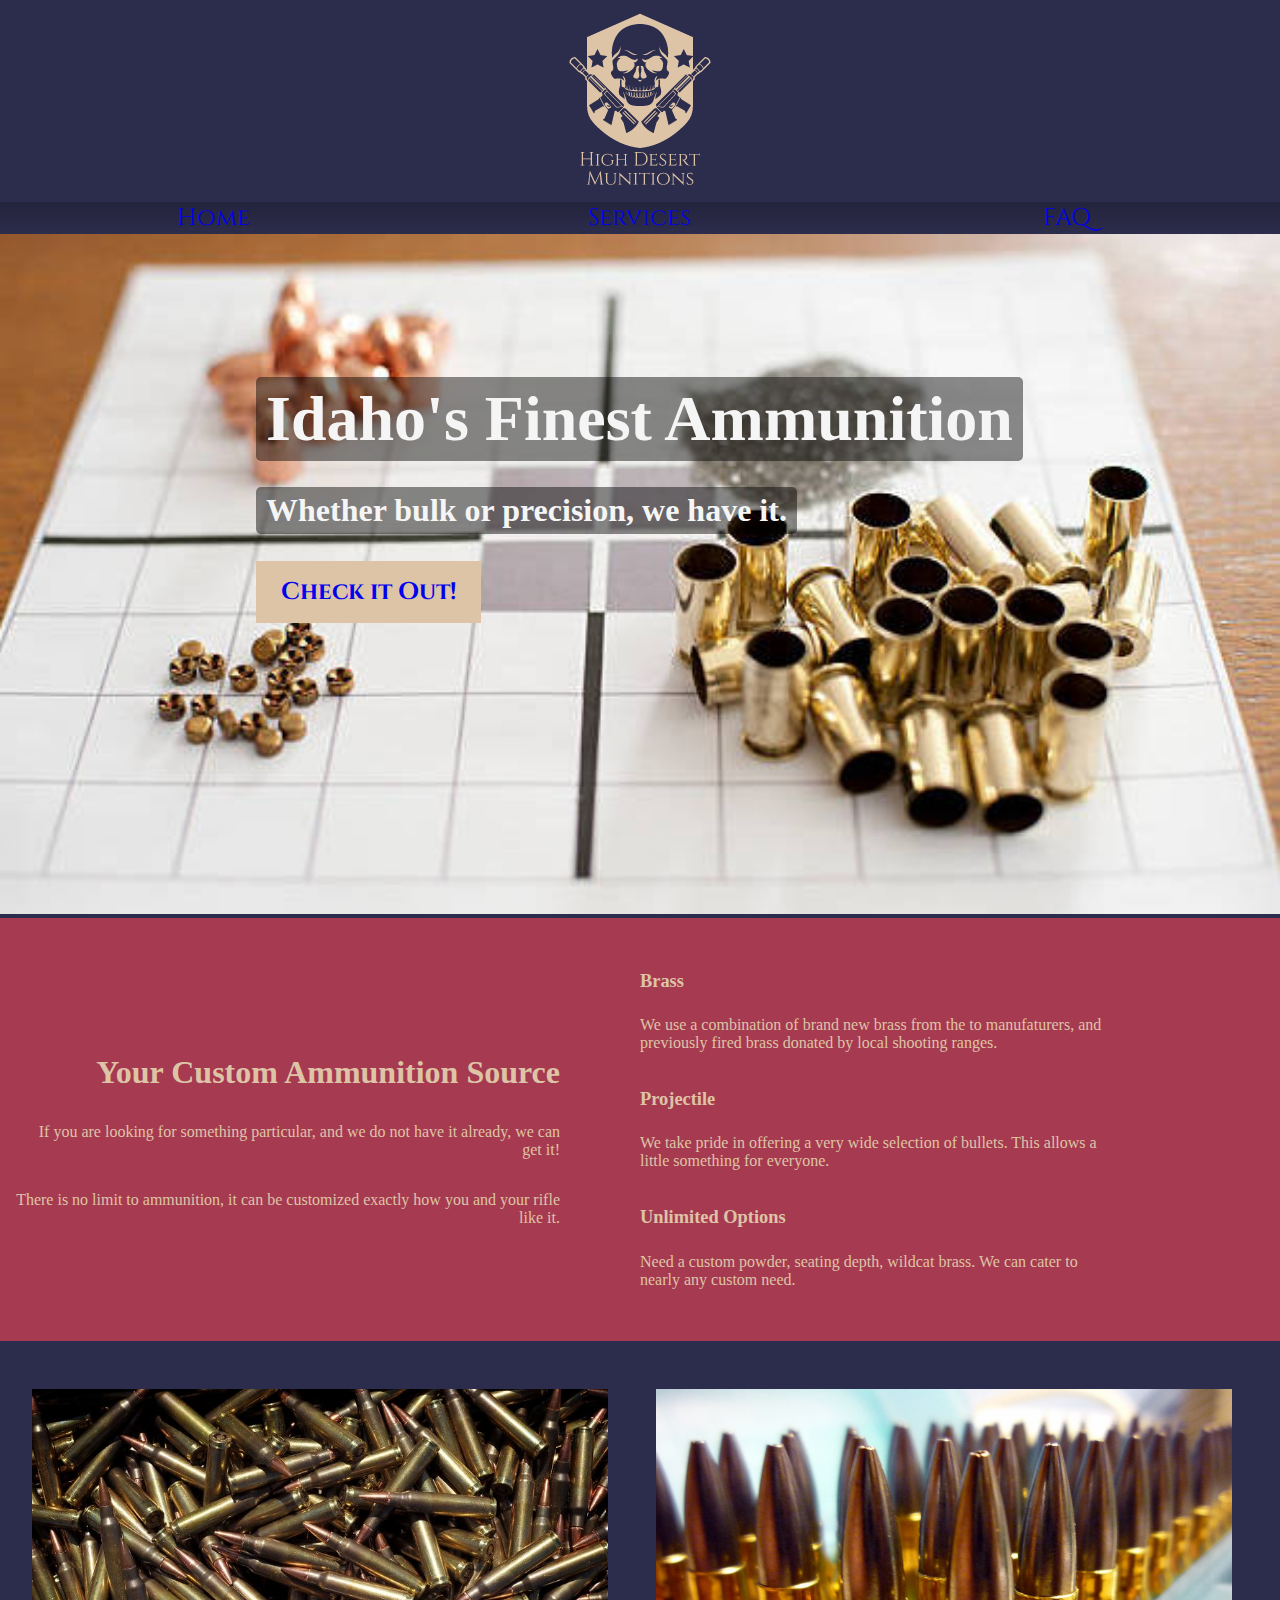
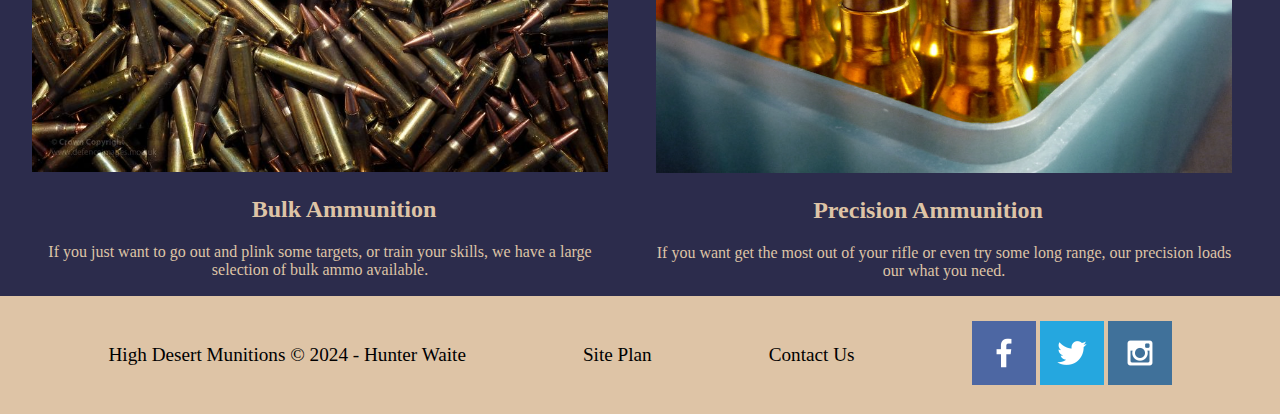
<file: Final Project/index.html>
<!DOCTYPE html>
<html lang="en">
<head>
    <meta charset="UTF-8">
    <meta name="viewport" content="width=device-width, initial-scale=1.0">
    <title>High Desert Munitions</title>
    <link rel="stylesheet" href="styles/styles.css">
    <script src="form.js" defer></script>
</head>
<body>
    <div id="content">
        <header>
            <a href="index.html" id="logo_link">
                <img class="logo" src="images/logo.png" alt="High Desert Munitions Logo">
            </a>
            <nav>
                <a href="index.html">Home</a>
                <a href="services.html">Services</a>
                <a href="faq.html">FAQ</a>
            </nav>
        </header>
        <div id="hero">
            <div id="hero-box">
                <img id="hero-img" src="images/bullet-components.jpg" alt="The components of a 9mm cartridge sitting on a paper target.">
            </div>
            <section id="hero-msg">
                <h1 class="home-title">Idaho's Finest Ammunition</h1>
                <h2>Whether bulk or precision, we have it.</h2>
                <div class="button-box">
                    <button><a href="services.html" type="button">Check it Out!</a></button>
                    <!-- ^^^ I couldn't figure out how to do this properly according to the html validation. Sorry  -->
                </div>
            </section>  
        </div>
        <div id="background"></div>
        <section id="text-box">
            <div class="left-section">
                <h1>Your Custom Ammunition Source</h1>
                    <p>If you are looking for something particular, and we do not have it already, we can get it!</p>
                    <p>There is no limit to ammunition, it can be customized exactly how you and your rifle like it.</p>
            </div>
            <div class="right-section">
                <h4>Brass</h4>
                    <p>We use a combination of brand new brass from the to manufaturers, and previously fired brass donated by local shooting ranges.</p>
                <h4>Projectile</h4>
                    <p>We take pride in offering a very wide selection of bullets. This allows a little something for everyone.</p>
                <h4>Unlimited Options</h4>
                    <p>Need a custom powder, seating depth, wildcat brass. We can cater to nearly any custom need.</p>
            </div>
        </section>
        <main class="home-grid">
            <section class="bulk-card">
                <img class="bulk-img" src="images/pile-of-ammo.jpg" alt="Pile of jumbled rifle ammo.">
                    <h2>Bulk Ammunition</h2>
                    <p>If you just want to go out and plink some targets, or train your skills, we have a large selection of bulk ammo available.</p>
            </section>
            <section class="precision-card">
                <img class="precision-img" src="images/close-up-case-of-ammo.jpg" alt="Blue plastic case of rifle ammunition.">
                    <h2>Precision Ammunition</h2>
                    <p>If you want get the most out of your rifle or even try some long range, our precision loads our what you need.</p>
            </section>
        </main>
        <footer>
            <p>High Desert Munitions &copy; 2024 - Hunter Waite</p>
            <p><a href="siteplan/site-plan.html">Site Plan</a></p>
            <p><a href="faq.html">Contact Us</a></p>
            <div class="social">
                <a href="https://facebook.com" target="_blank">
                    <img src="images/facebook.png" alt="fb icon">
                </a>
                <a href="https://twitter.com" target="_blank">
                    <img src="images/twitter.png" alt="twitter icon">
                </a>
                <a href="https://instagram.com" target="_blank">
                    <img src="images/instagram.png" alt="instagram icon">
                </a>
            </div> 
        </footer>
    </div>
</body>
</html>
</file>
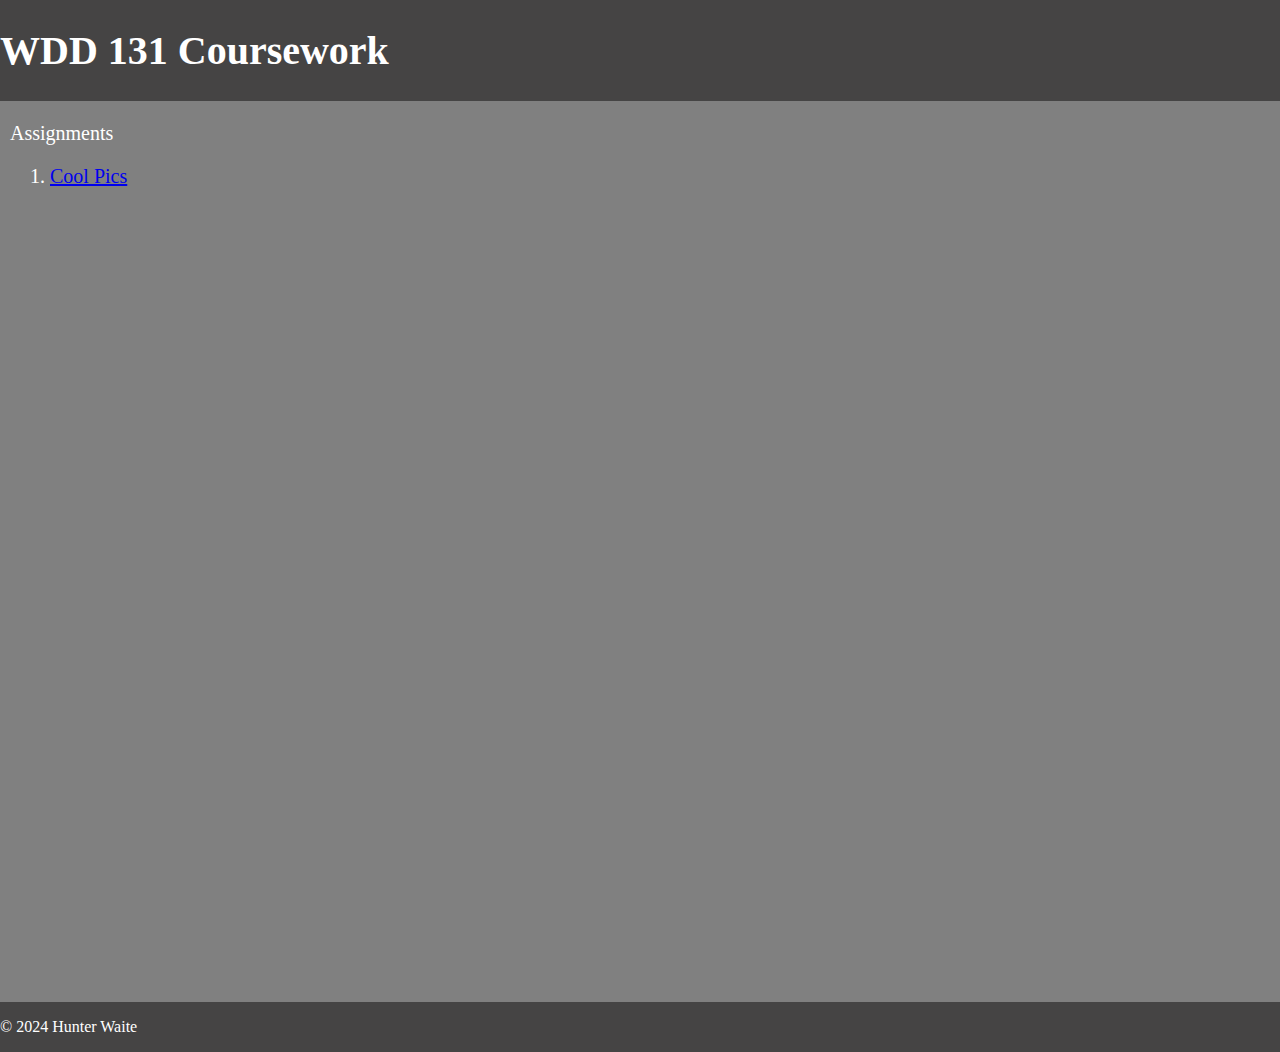
<file: Week 1/index.html>
<!DOCTYPE html>
<html lang="en">
    <head>
        <meta charset="UTF-8">
        <meta name="viewport" content="width=device-width, initial-scale=1.0">
        <title>WDD 131 Coursework</title>
        <meta name="description" content="Landing page for my work in WDD 131 at BYUI.">
        <link rel="stylesheet" href="styles.css">
    </head>
    <body>
        <header>
            <h1>WDD 131 Coursework</h1>
        </header>
        <main>
            <p class="green">Assignments</p>
            <ol>
                <li><a href="Week 2\Cool Pics\index.html">Cool Pics</a></li>
            </ol>
        </main>
        <footer>
            <p>&copy; 2024 Hunter Waite</p>
        </footer>
    </body>
</html>
</file>
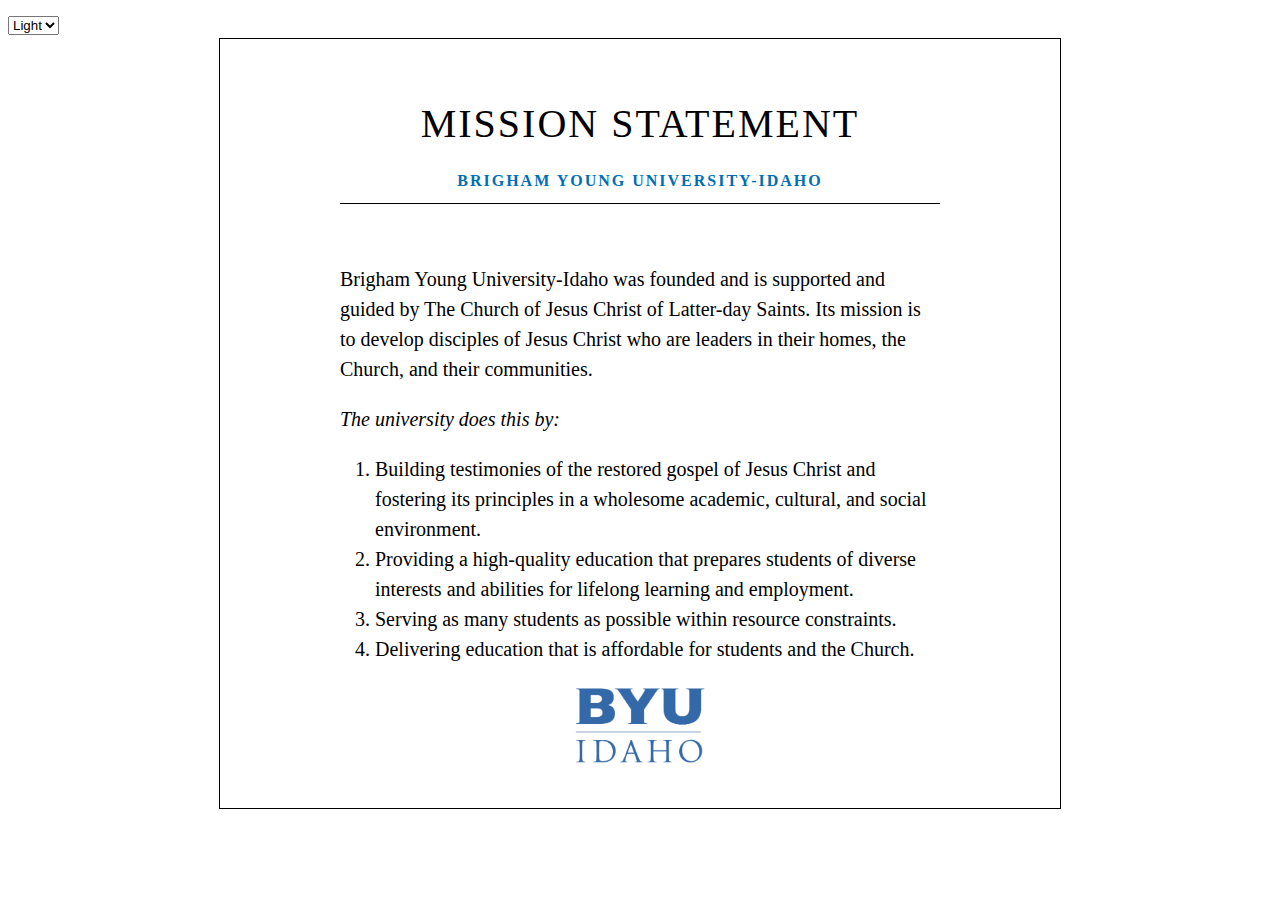
<file: Week 1/mission/index.html>
<!DOCTYPE html>
<html lang="en">
<head>
    <meta charset="UTF-8" />
    <title>BYUI Mission Statement</title>
    <link rel="stylesheet" href="mission.css" />
</head>
<body>
    <select id="theme-selector">
        <option value="light">Light</option>
        <option value="dark">Dark</option>
    </select>
    <div class="content">
        <header class="title">
            <h1>Mission Statement</h1>
            <h2>Brigham Young University-Idaho</h2>
        </header>
        <main>
            <p>
                Brigham Young University-Idaho was founded and is supported and guided
                by The Church of Jesus Christ of Latter-day Saints. Its mission is to
                develop disciples of Jesus Christ who are leaders in their homes, the
                Church, and their communities.
            </p>
            <p><em>The university does this by:</em></p>
            <ol class="does-list">
                <li>
                    Building testimonies of the restored gospel of Jesus Christ and
                    fostering its principles in a wholesome academic, cultural, and
                    social environment.
                </li>
                <li>
                    Providing a high-quality education that prepares students of diverse
                    interests and abilities for lifelong learning and employment.
                </li>
                <li>
                    Serving as many students as possible within resource constraints.
                </li>
                <li>
                    Delivering education that is affordable for students and the Church.
                </li>
            </ol>
        </main>
        <footer>
            <img src="byui-logo_blue.webp" alt="BYUI logo" class="logo" />
        </footer>
    </div>
    <script src="mission.js"></script>
</body>
</html>
</file>
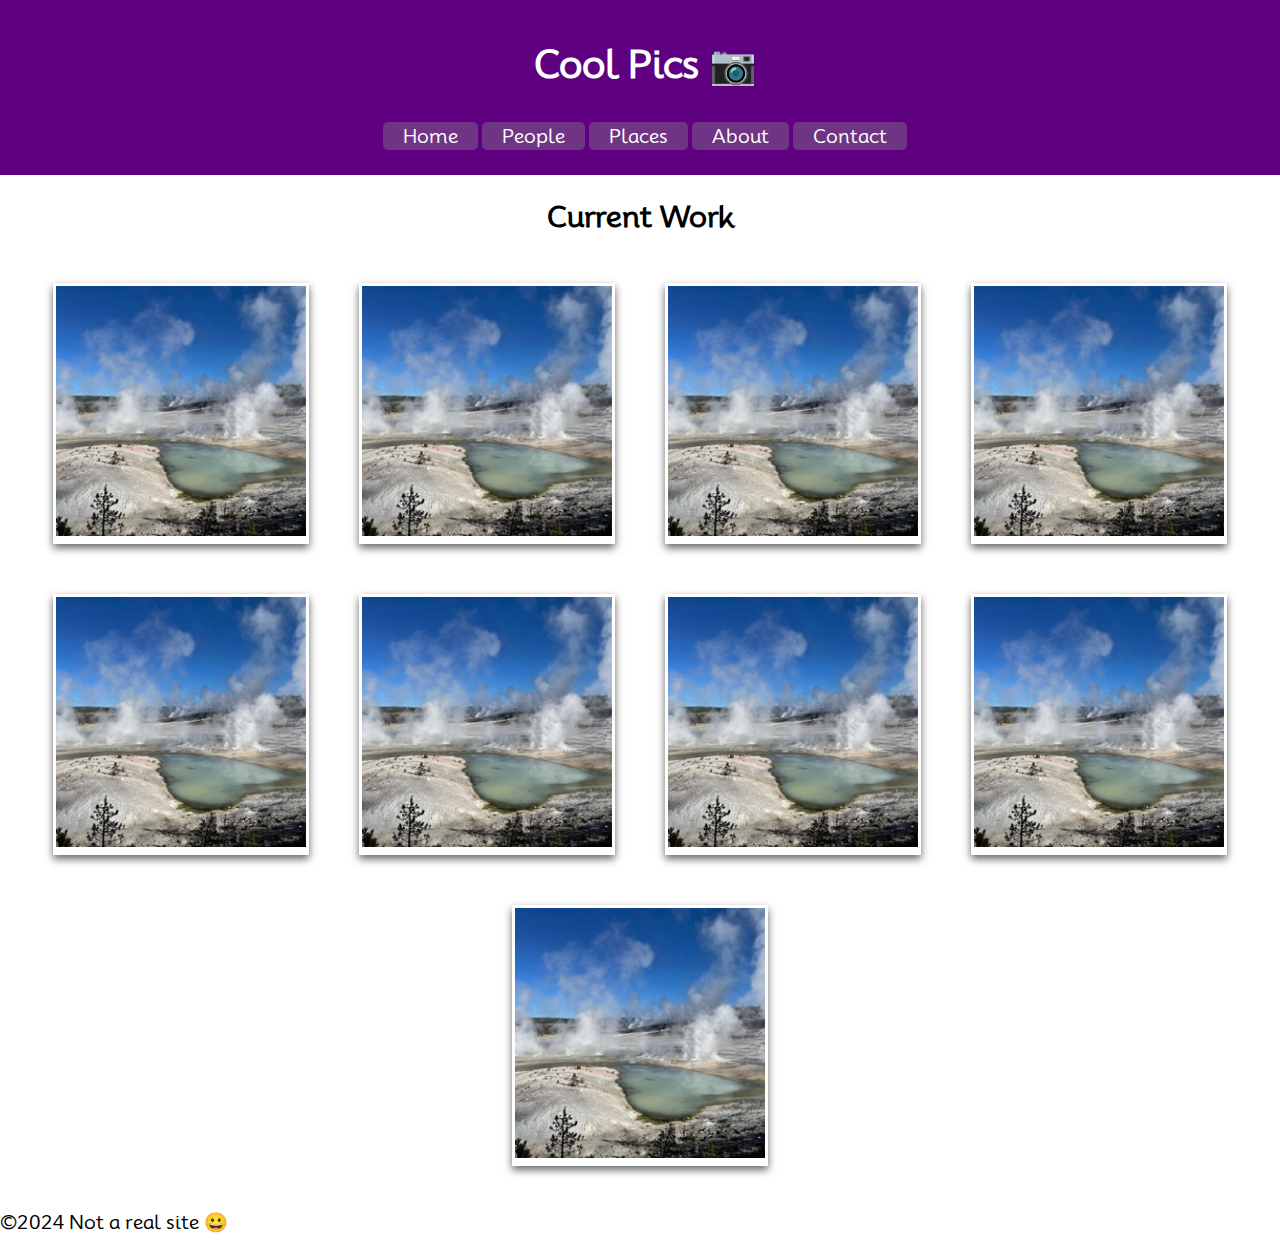
<file: Week 2/Cool Pics/index.html>
<!DOCTYPE html>
<html lang="en">
<head>
    <meta charset="UTF-8">
    <meta description="A site that contains cool pics">
    <meta name="viewport" content="width=device-width, initial-scale=1.0">
    <title>Cool Pics</title>
    <script src="coolpics.js" defer></script>
    <link rel="stylesheet" href="coolpics.css">
</head>
<body>
    <div class="viewer hide">
        <button class="close-viewer">X</button>
        <img src="norris-full.jpeg" alt="larger version of pic">
    </div>
    <header>
        <h1> Cool Pics 📷</h1>
        <div class="nav-container">
            <button class="menu-button">Menu</button>
            <nav class="nav-items hide">
                <a href="#">Home</a>
                <a href="#">People</a>
                <a href="#">Places</a>
                <a href="#">About</a>
                <a href="#">Contact</a>
            </nav>
        </div>
    </header>
    <main>
        <h2 class="headline">Current Work</h3>
        <section class="gallery">
            <figure>
                <img src="norris-sm.jpeg" data-large="norris-full.jpeg" alt="picture">
            </figure>
            <figure>
                <img src="norris-sm.jpeg" data-large="norris-full.jpeg" alt="picture">
            </figure>
            <figure>
                <img src="norris-sm.jpeg" data-large="norris-full.jpeg" alt="picture">
            </figure>
            <figure>
                <img src="norris-sm.jpeg" data-large="norris-full.jpeg" alt="picture">
            </figure>
            <figure>
                <img src="norris-sm.jpeg" data-large="norris-full.jpeg" alt="picture">
            </figure>
            <figure>
                <img src="norris-sm.jpeg" data-large="norris-full.jpeg" alt="picture">
            </figure>
            <figure>
                <img src="norris-sm.jpeg" data-large="norris-full.jpeg" alt="picture">
            </figure>
            <figure>
                <img src="norris-sm.jpeg" data-large="norris-full.jpeg" alt="picture">
            </figure>
            <figure>
                <img src="norris-sm.jpeg" data-large="norris-full.jpeg" alt="picture">
            </figure>
        </section>
    </main>
    <footer>
        <p>©2024 Not a real site 😀</p>
    </footer>
</body>
</html>
</file>
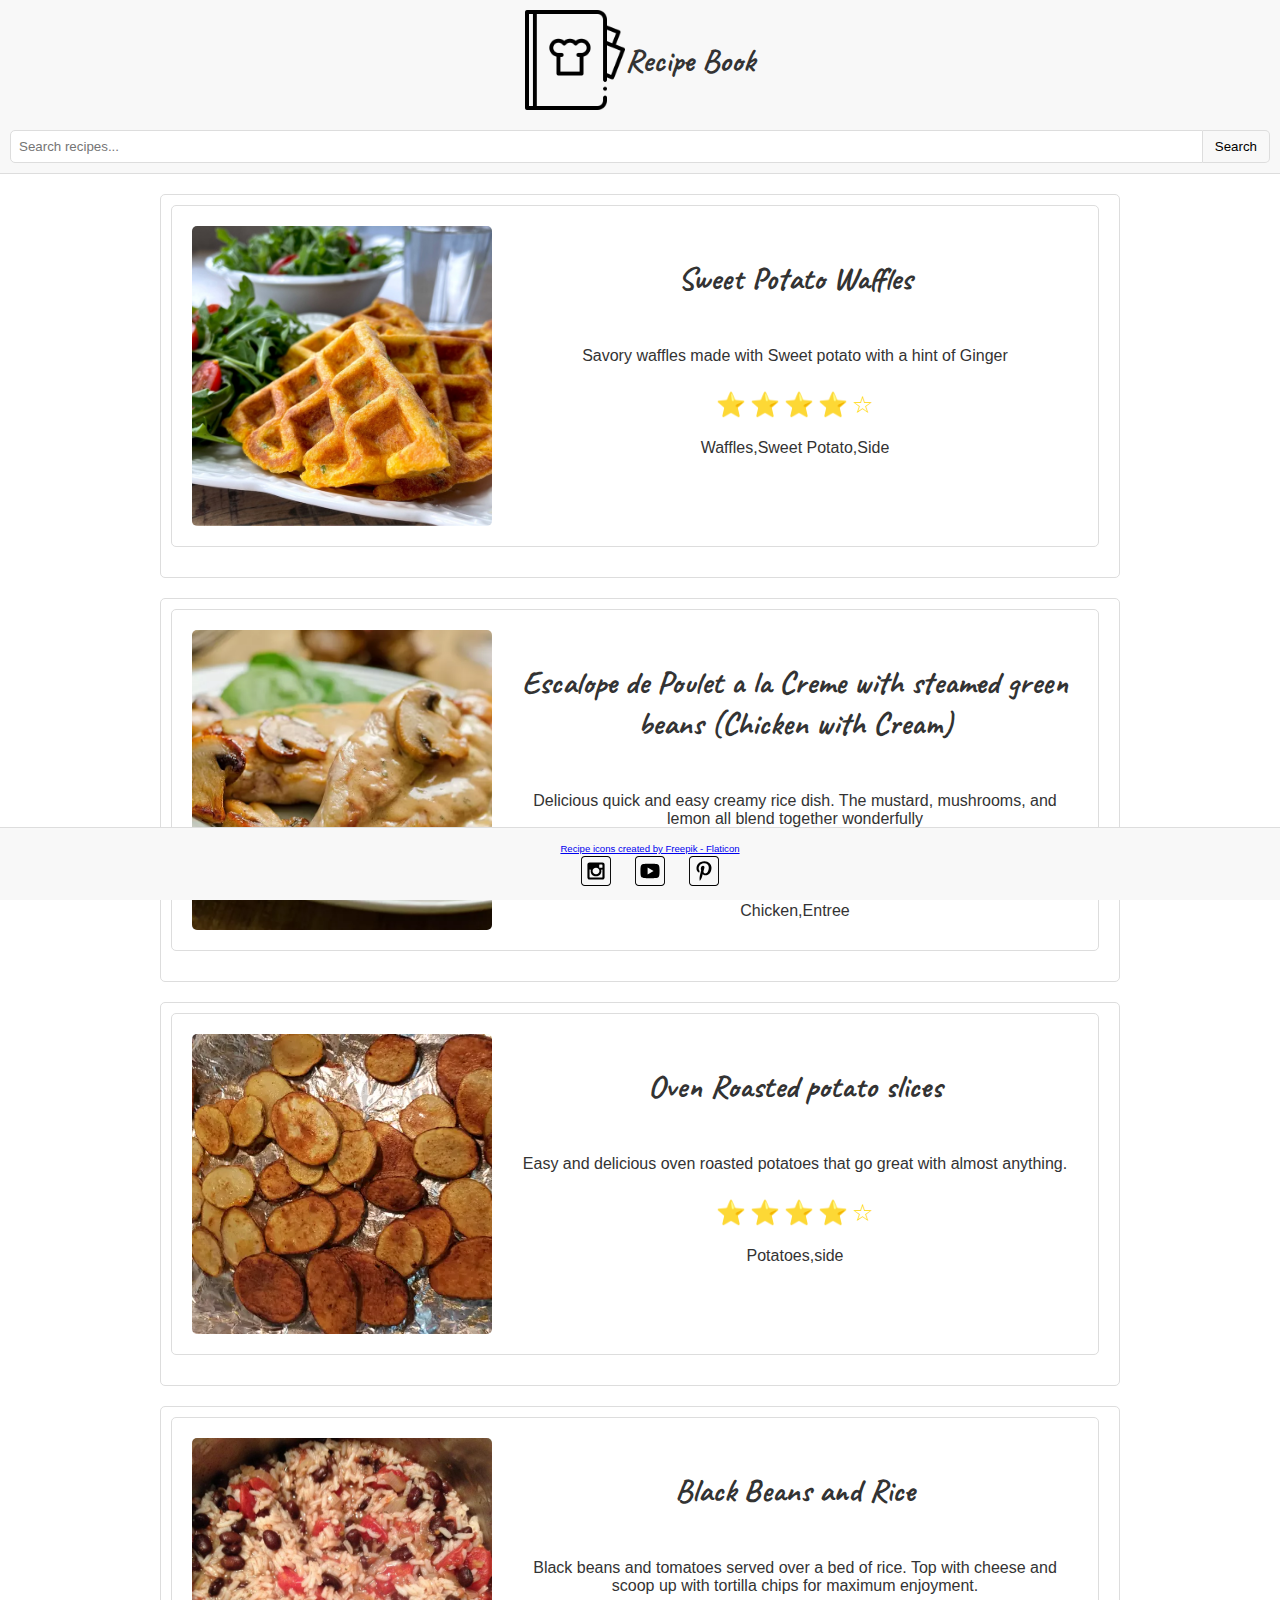
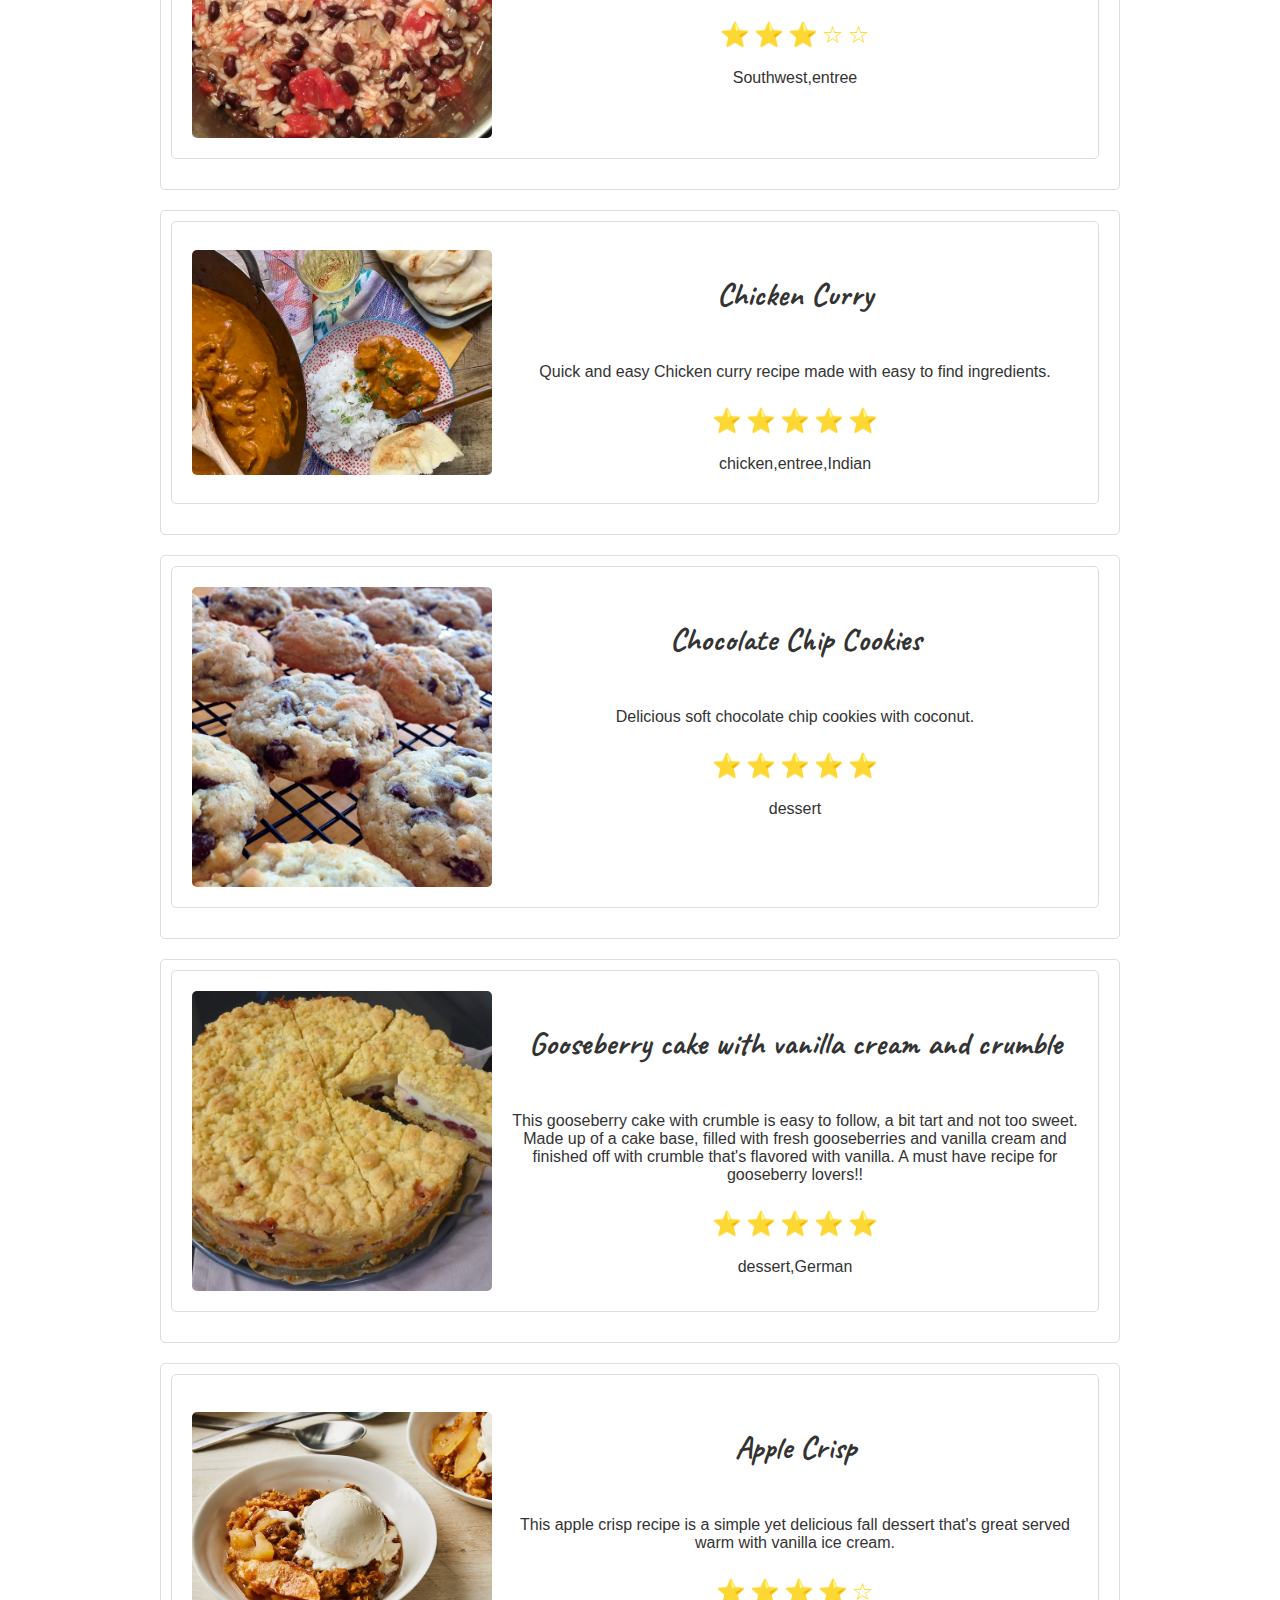
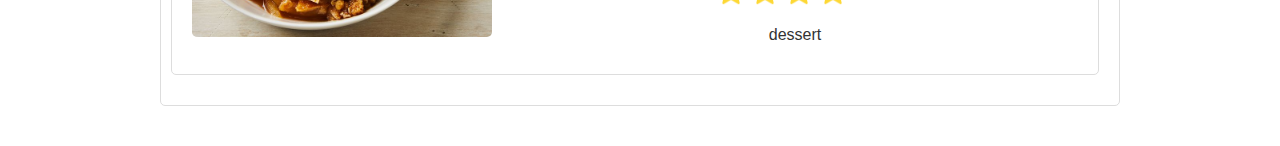
<file: Week 5/recipes/index.html>
<!DOCTYPE html>
<html lang="en">
<head>
    <meta charset="UTF-8">
    <meta name="viewport" content="width=device-width, initial-scale=1.0">
    <title>Recipe Book</title>
    <link rel="stylesheet" href="recipes.css">
    <script type="module" src="main.js"></script>

    <meta property="og:title" content="Recipe Book">
    <meta property="og:type" content="website" />
    <meta property="og:description" content="A collection of delicious recipes for you to try at home.">
    <meta property="og:image" content="\images\images\chicken-curry.webp">
    <meta property="og:url" content="https://hunterw523.github.io/WDD-131/Week%205/recipes/index.html">
    <meta name="twitter:card" content="summary_large_image">
</head>
<body>
    <header>
        <div class="headerLogo">
            <img src="images\recipe-book.png" alt="Icon of a recipe book.">
            <h1>Recipe Book</h1>
        </div>
        <form class="search-form">
            <input type="text" placeholder="Search recipes..." name="search">
            <button type="submit">Search</button>
        </form>
    </header>
    <main>
        <!-- <section id="recipes">
            <article class="recipe">
                <img src="images\sweet-potato-waffle-md.jpg" alt="A plate of sweet potato waffles">
                <div class="tags"></div>
                <h3>Sweet Potato Waffles</h3>
                <p>Savory waffles made with Sweet potato with a hint of Ginger</p>
                <div class="rating" role="img" aria-label="Rating: 4 out of 5 stars">
                    <span aria-hidden="true" class="icon-star">⭐</span>
                    <span aria-hidden="true" class="icon-star">⭐</span>
                    <span aria-hidden="true" class="icon-star">⭐</span>
                    <span aria-hidden="true" class="icon-star">⭐</span>
                    <span aria-hidden="true" class="icon-star-empty">☆</span>
                </div>
            </article>
        </section> -->
        <section id="section1">
            <h2>Section 1</h2>
            <p>Your content here...</p>
        </section>
        <section id="section2">
            <h2>Section 2</h2>
            <p>Your content here...</p>
        </section>
        <section id="section3">
            <h2>Section 3</h2>
            <p>Your content here...</p>
        </section>
        <section id="section4">
            <h2>Section 4</h2>
            <p>Your content here...</p>
        </section>
        <section id="section5">
            <h2>Section 5</h2>
            <p>Your content here...</p>
        </section>
        <section id="section6">
            <h2>Section 6</h2>
            <p>Your content here...</p>
        </section>
        <section id="section7">
            <h2>Section 7</h2>
            <p>Your content here...</p>
        </section>
        <section id="section8">
            <h2>Section 8</h2>
            <p>Your content here...</p>
        </section>
    </main>
    <footer>
        <a href="https://www.flaticon.com/free-icons/recipe" title="recipe icons" class="attributionLink">Recipe icons created by Freepik - Flaticon</a>
        <div class="social">
            <!-- Social media icons provided under CC from https://www.iconfinder.com/AlfredoCreates  -->
            <a href="#"><img src="images/instagram_icon.svg" alt="instagram icon"></a>
            <a href="#"><img src="images/youtube_icon.svg" alt="youtube icon"></a>
            <a href="#"><img src="images/pinterest_icon.svg" alt="pinterest icon"></a>
        </div>
    </footer>
</body>
</html>
</file>
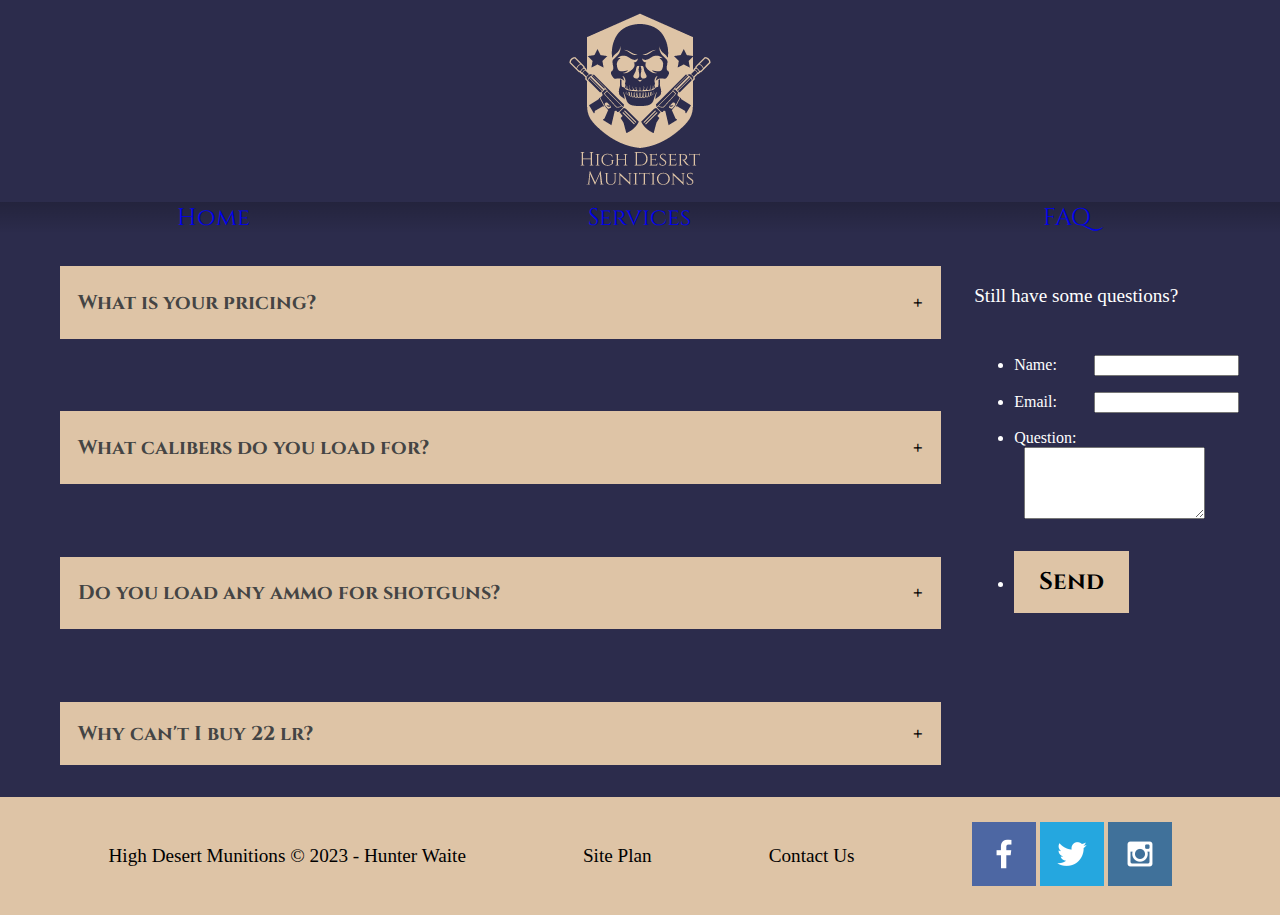
<file: Final Project/faq.html>
<!DOCTYPE html>
<html lang="en">
<head>
    <meta charset="UTF-8">
    <meta name="viewport" content="width=device-width, initial-scale=1.0">
    <title>Whitewater Rafting Vacation | Waite Water Rafting | Home</title>
    <link rel="stylesheet" href="styles/styles.css">
</head>
<body>
    <div id="content">
        <header>
            <a href="index.html" id="logo_link">
                <img class="logo" src="images/logo.png" alt="High Desert Munitions Logo">
            </a>
            <nav>
                <a href="index.html">Home</a>
                <a href="services.html">Services</a>
                <a href="faq.html">FAQ</a>
            </nav>
        </header>
        
        <main class="faq-main">
            <!-- <div class="faq-content">
                For future reference 
                    https://www.w3schools.com/howto/howto_js_collapsible.asp
                <button class="collapsible" type="button">What is your pricing?</button> 
                <div class="button-answer">
                    <p>We try to keep our pricing as fair as possible. For the ammo itself, we charge for the exact price of the components + 15% labor charge. This number does not include the price of shipping.</p>
                </div>
                <button class="collapsible" type="button">What calibers do you load for?</button> 
                <div class="button-answer">
                    <p>We will load any caliber if a reloading die and loading data exists for it (For potential safety concerns, this excludes blackpowder loads) .</p>
                </div>
                <button class="collapsible" type="button">Do you load any ammo for shotguns?</button> 
                <div class="button-answer">
                    <p>We are in the process of aquiring the neccessary tools to do so. We plan to offer shotgun loads in the not too distant future.</p>
                </div>
                <button class="collapsible" type="button">Why can't I buy 22 lr?</button> 
                <div class="button-answer">
                    <p>22 lr is a rimfire cartridge. Very specialized and expensive tools are required to load rimfire cartridges. We currently do not posess the ability to manufacture any rimfire cartridges.</p>
                </div>
            </div> -->

            <button class="accordion">What is your pricing?</button>
            <div class="panel">
                <p>We try to keep our pricing as fair as possible. For the ammo itself, we charge for the exact price of the components + 15% labor charge. This number does not include the price of shipping.</p>
            </div>

            <button class="accordion">What calibers do you load for?</button>
            <div class="panel">
                <p>We will load any caliber if a reloading die and loading data exists for it (For potential safety concerns, this excludes blackpowder loads).</p>
            </div>

            <button class="accordion">Do you load any ammo for shotguns?</button>
            <div class="panel">
                <p>We are in the process of aquiring the neccessary tools to do so. We plan to offer shotgun loads in the not too distant future.</p>
            </div>

            <button class="accordion">Why can't I buy 22 lr?</button>
            <div class="panel">
                <p>22 lr is a rimfire cartridge. Very specialized and expensive tools are required to load rimfire cartridges. We currently do not posess the ability to manufacture any rimfire cartridges.</p>
            </div>

            <div id="feedback">
                <p>Still have some questions?</p>
            </div>
            <form action="/my-handling-form-page" method="post">
                <ul>
                    <li class="name-input">
                      <label for="name">Name:</label>
                      <input type="text" id="name" name="user_name">
                    </li>
                    <li class="email-input">
                      <label for="mail">Email:</label>
                      <input type="email" id="mail" name="user_email">
                    </li>
                    <li class="question-input">
                      <label for="msg">Question:</label>
                      <textarea id="msg" name="user_question"></textarea>
                    </li>
                    <li class="contact-button">
                        <button type="submit">Send</button>
                    </li>
                </ul>
            </form>
        </main>
        <footer>
            <p>High Desert Munitions &copy; 2023 - Hunter Waite</p>
            <p><a href="siteplan/site-plan.html">Site Plan</a></p>
            <p><a href="faq.html">Contact Us</a></p>
            <div class="social">
                <a href="https://facebook.com" target="_blank">
                    <img src="images/facebook.png" alt="fb icon">
                </a>
                <a href="https://twitter.com" target="_blank">
                    <img src="images/twitter.png" alt="twitter icon">
                </a>
                <a href="https://instagram.com" target="_blank">
                    <img src="images/instagram.png" alt="instagram icon">
                </a>
            </div> 
        </footer>
    </div>

    <script>
        // This script I ripped from the form assignment vvv

        // get the feedback div element so we can do something with it.
        const feedbackElement = document.getElementById('feedback');
        // get the form so we can read what was entered in it.
        const formElement = document.forms[0];
        // add a 'listener' to wait for a submission of our form. When that happens run the code below.
        formElement.addEventListener('submit', function(e) {
            // stop the form from doing the default action.
            e.preventDefault();
            // set the contents of our feedback element to a message letting the user know the form was submitted successfully. Notice that we pull the name that was entered in the form to personalize the message!
            feedbackElement.innerHTML = 'Hello '+ formElement.user_name.value +'! Thank you for your message. We will get back with you as soon as possible!';
            // make the feedback element visible.
            feedbackElement.style.display = "block";
            // add a class to move everything down so our message doesn't cover it.
            document.body.classList.toggle('moveDown');
        });
    </script>
    <script>
        var acc = document.getElementsByClassName("accordion");
        var i;

        for (i = 0; i < acc.length; i++) {
            acc[i].addEventListener("click", function() {
                this.classList.toggle("active");
                var panel = this.nextElementSibling;
                if (panel.style.maxHeight) {
                    panel.style.maxHeight = null;
                } else {
                    panel.style.maxHeight = panel.scrollHeight + "px";
                } 
            });
        }
    </script>
</body>
</html>
</file>
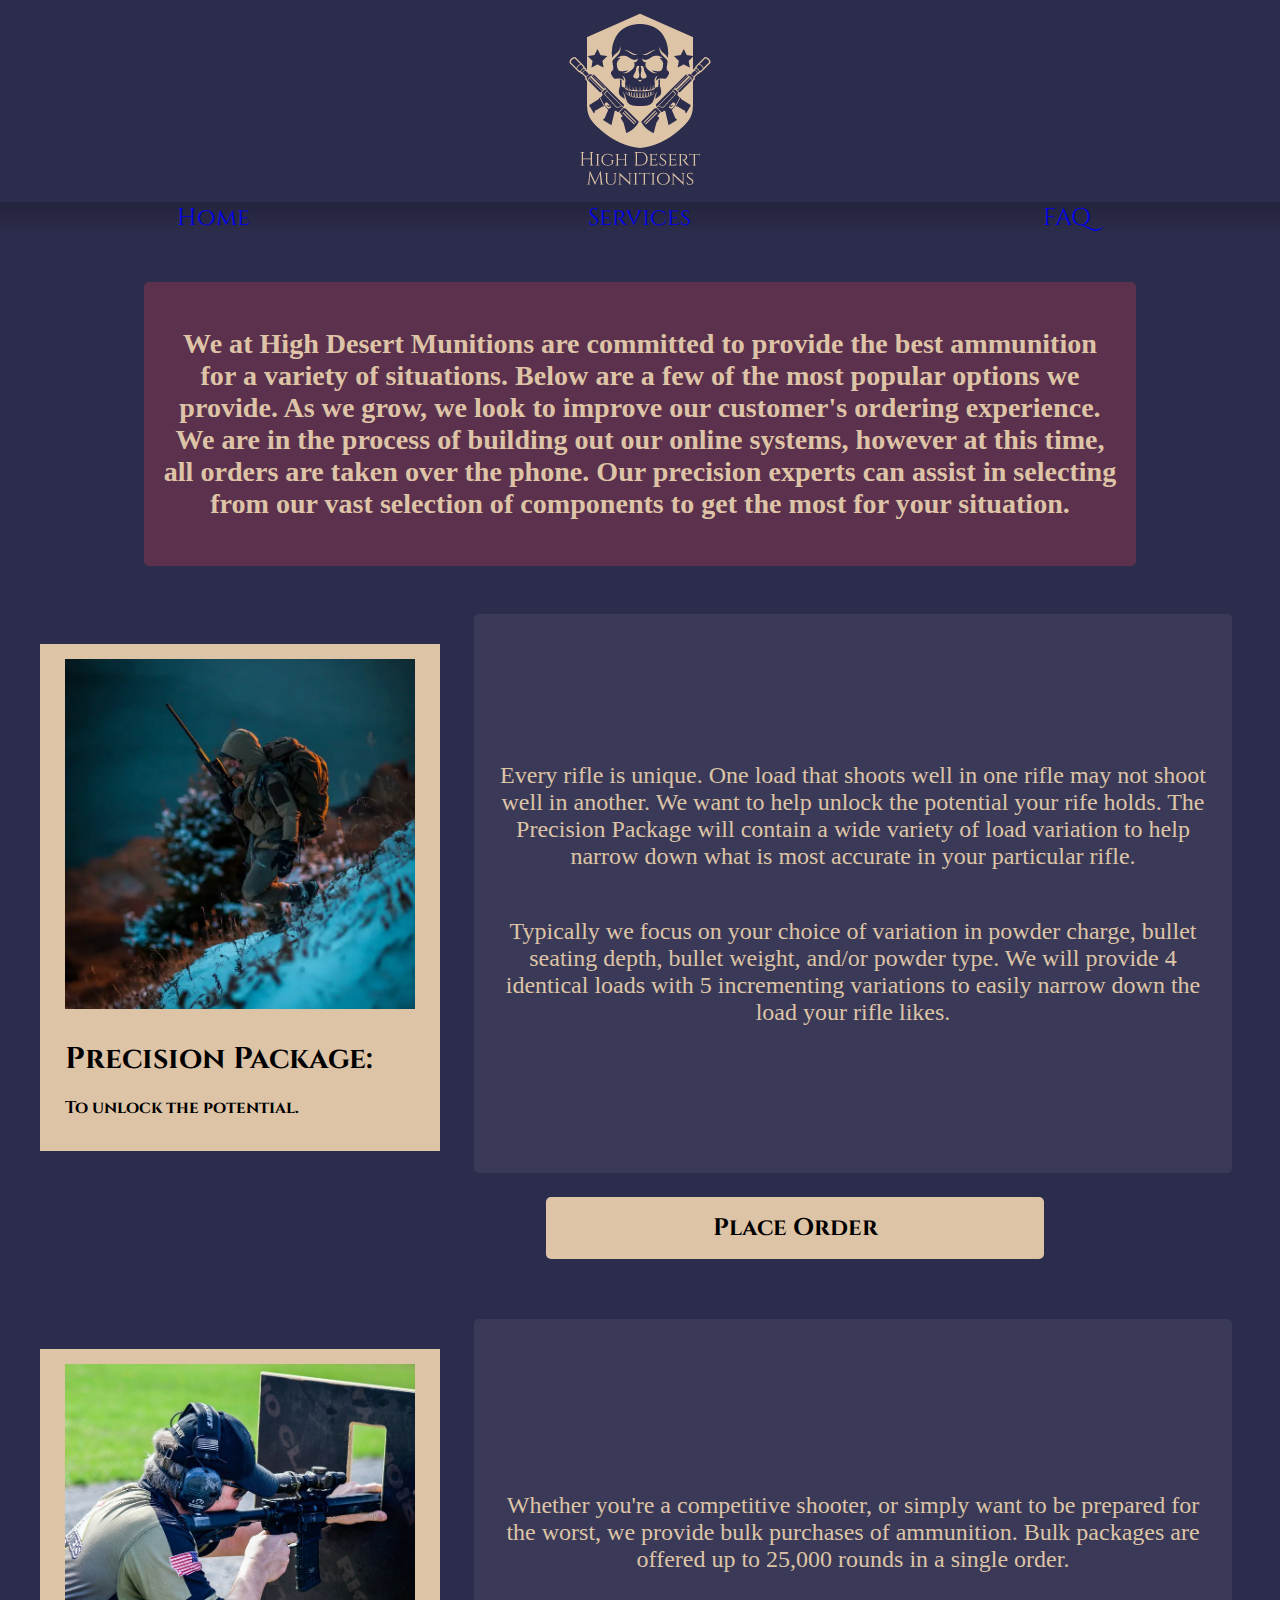
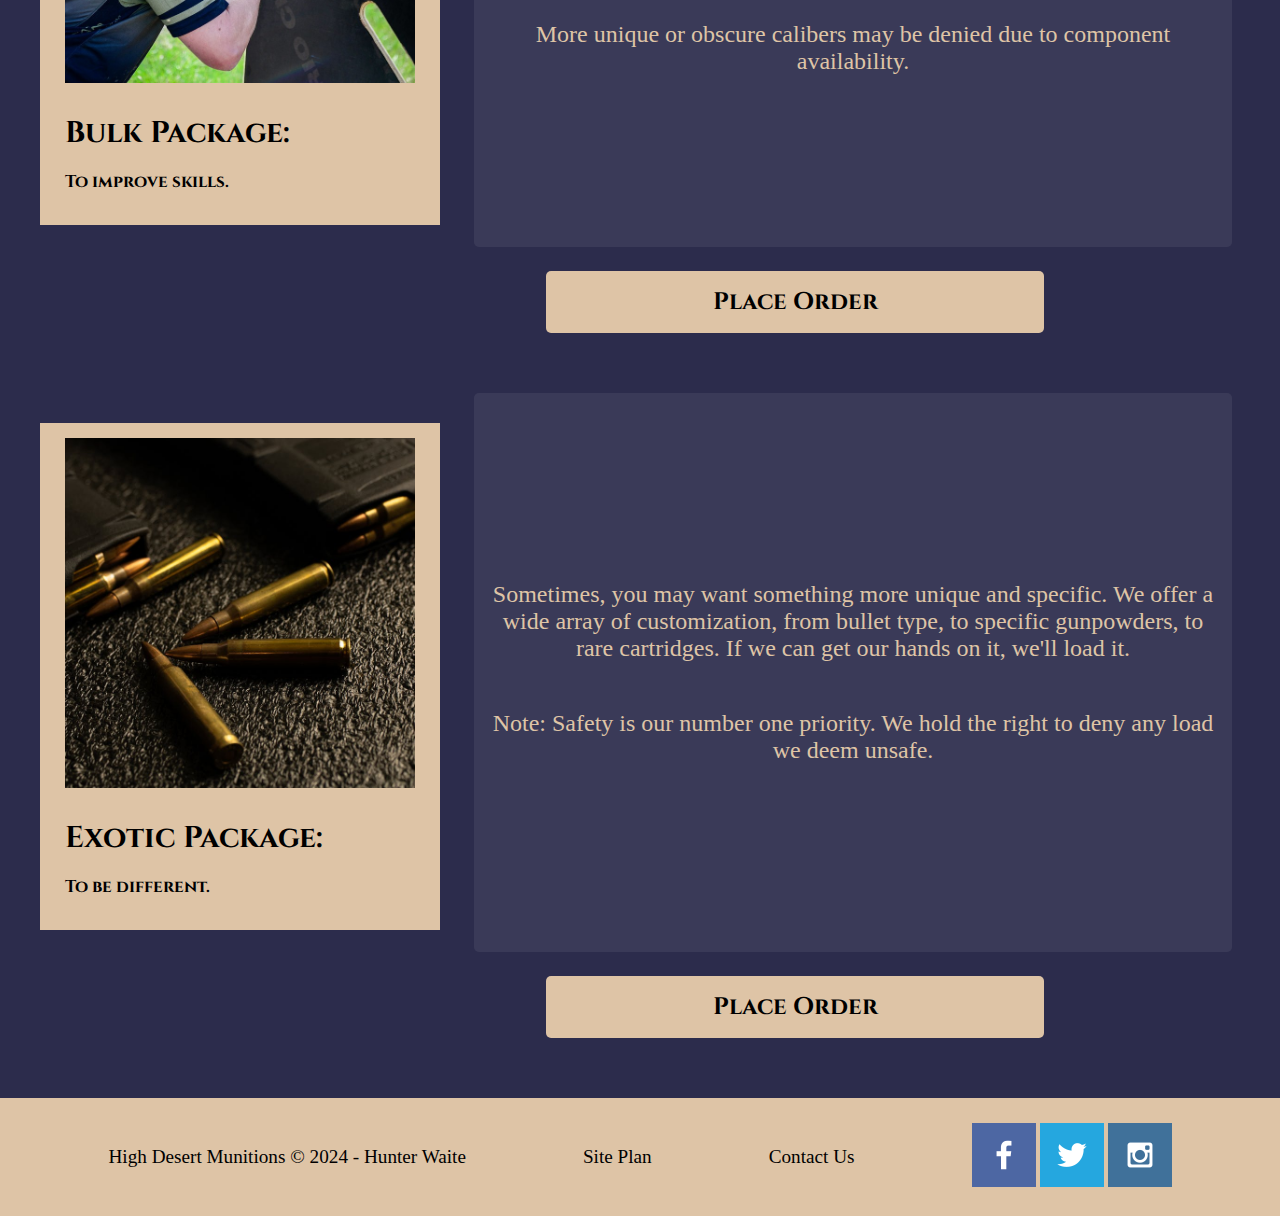
<file: Final Project/services.html>
<!DOCTYPE html>
<html lang="en">
<head>
    <meta charset="UTF-8">
    <meta name="viewport" content="width=device-width, initial-scale=1.0">
    <title>High Desert Munitions | Hunter Waite Fall 2024 Final</title>
    <link rel="stylesheet" href="styles/styles.css">
    <script src="form.js" defer></script>
</head>
<body>
    <div id="content">
        <header>
            <a href="index.html" id="logo_link">
                <img class="logo" src="images/logo.png" alt="High Desert Munitions Logo">
            </a>
            <nav>
                <a href="index.html">Home</a>
                <a href="services.html">Services</a>
                <a href="faq.html">FAQ</a>
            </nav>
        </header>
        
        <section id="intro-msg">
            <h3>We at High Desert Munitions are committed to provide the best ammunition for a variety of situations. Below are a few of the most popular options we provide. As we grow, we look to improve our customer's ordering experience. We are in the process of building out our online systems, however at this time, all orders are taken over the phone. Our precision experts can assist in selecting from our vast selection of components to get the most for your situation.</h3>
        </section>

        <main class="services-content">
            <div class="services-img">
                <div class="precision-option">
                    <img src="images/hunter-with-gun.jpg" alt="Hunter on the side of a snowy mountain carrying his rifle.">
                    <p class="large">Precision Package:</p>
                    <p class="small">To unlock the potential.</p>
                </div>
                <div class="precision-info">
                    <p>Every rifle is unique. One load that shoots well in one rifle may not shoot well in another. We want to help unlock the potential your rife holds. The Precision Package will contain a wide variety of load variation to help narrow down what is most accurate in your particular rifle.</p><p>Typically we focus on your choice of variation in powder charge, bullet seating depth, bullet weight, and/or powder type. We will provide 4 identical loads with 5 incrementing variations to easily narrow down the load your rifle likes.</p>
                    
                </div>
                <button type="button" class="orderButtonPrecision">Place Order</button> 

                <div class="bulk-option">
                    <img src="images/competition-shooting.jpg" alt="Hunter on the side of a snowy mountain carrying his rifle.">
                    <p class="large">Bulk Package:</p>
                    <p class="small">To improve skills.</p>
                </div>
                <div class="bulk-info">
                    <p>Whether you're a competitive shooter, or simply want to be prepared for the worst, we provide bulk purchases of ammunition. Bulk packages are offered up to 25,000 rounds in a single order.</p><p>More unique or obscure calibers may be denied due to component availability.</p>
                    
                </div>
                <button type="button" class="orderButtonBulk">Place Order</button>

                <div class="exotic-option">
                    <img src="images/rifle-ammo.jpeg" alt="Hunter on the side of a snowy mountain carrying his rifle.">
                    <p class="large">Exotic Package:</p>
                    <p class="small">To be different.</p>
                </div>
                <div class="exotic-info">
                    <p>Sometimes, you may want something more unique and specific. We offer a wide array of customization, from bullet type, to specific gunpowders, to rare cartridges. If we can get our hands on it, we'll load it.</p><p>Note: Safety is our number one priority. We hold the right to deny any load we deem unsafe.</p>
                    
                </div>
                <button type="button" class="orderButtonExotic">Place Order</button>
            </div>

            <form id="formContainer" style="display:none;">
                <div id="skillLevel">
                    <label for="skill">Select your skill level:</label>
                    <select id="skill" name="skill">
                        <option value="beginner">Beginner</option>
                        <option value="experienced">Experienced</option>
                    </select>
                </div>

                <div id="precisionQuestions" style="display:none;">

                    <label for="precisionCartridge">Cartridge </label>
                    <input type="text" id="precisionCartridge" name="precisionCartridge" placeholder="ex. 308 Winchester">
                    <label for="precisionQuantity">Quantity (20rd) </label>
                    <input type="number" id="precisionQuantity" name="precisionQuantity" placeholder="Choose One">
                    <label for="precisionVariation">Variation</label>
                    <select id="precisionVariation" name="precisionVariation">
                        <option value="placeholder">Choose One</option>
                        <option value="chargeVar">Powder Charge</option>
                        <option value="depthVar">Seating Depth</option>
                        <option value="weightVar">Bullet Weight</option>
                        <option value="powderVar">Powder Type</option>
                    </select>
                </div>
                <div id="precisionAdditionalQuestions" style="display:none;">

                    <label for="precisionBullet">Match Bullet</label>
                    <select id="precisionBullet" name="precisionBullet">
                        <option value="placeholder">Choose One</option>
                        <option value="sierra">Sierra</option>
                        <option value="hornady">Hornady</option>
                        <option value="barnes">Barnes</option>
                        <option value="seneca">Seneca</option>
                        <option value="nosler">Nosler</option>
                        <option value="norma">Norma</option>
                    </select>
                    <label for="precisionBrass">Brass Brand</label>
                    <select id="precisionBrass" name="precisionBrass">
                        <option value="placeholder">Choose One</option>
                        <option value="starline">Starline</option>
                        <option value="lapua">Lapua</option>
                        <option value="hornady">Hornady</option>
                        <option value="alpha">Alpha Munitions</option>
                        <option value="other">Other</option>
                    </select>
                </div>

                <div id="bulkQuestions" style="display:none;">
                    <label for="bulkCartridge">Cartridge</label>
                    <input type="text" id="bulkCartridge" name="bulkCartridge" placeholder="ex. 308 Winchester">
                    <label for="bulkBullet">Bullet Type</label>
                    <select id="bulkBullet" name="bulkBullet">
                        <option value="placeholder">Choose One</option>
                        <option value="jhp">Jacketed Hollow Point</option>
                        <option value="fmj">Full Metal Jacket</option>
                        <option value="frangible">Frangible Training</option>
                        <option value="subsonic">Subsonic</option>
                        <option value="cowboy">Light Recoil/Cowboy Action</option>
                    </select>
                    <label for="bulkQuantity">Quantity</label>
                    <select id="bulkQuantity" name="bulkQuantity">
                        <option value="placeholder">Choose One</option>
                        <option value="1000">1,000</option>
                        <option value="2500">2,500</option>
                        <option value="5000">5,000</option>
                        <option value="10000">10,000</option>
                        <option value="25000">25,000</option>
                    </select>
                </div>

                <!-- <div id="bulkAdditionalQuestions" style="display:none;">
                    <label for="bulkExperienced">Bulk Experienced Question:</label>
                    <input type="text" id="bulkExperienced" name="bulkExperienced">
                </div> -->

                <div id="exoticQuestions" style="display:none;">
                    <label for="exoticCartridge">Cartridge </label>
                        <input type="text" id="exoticCartridge" name="exoticCartridge" placeholder="Choose One">
                    <label for="exoticQuantity">Quantity (20rd) </label>
                        <input type="text" id="exoticQuantity" name="exoticQuantity" placeholder="Choose One">
                    <label for="exoticBullet">Bullet/Projectile </label>
                        <input type="text" id="exoticBullet" name="exoticBullet" placeholder="Choose One">
                </div>
                <div id="exoticAdditionalQuestions" style="display:none;">
                    <label for="exoticWeight">Bullet Weight (grains)</label>
                    <input type="number" id="exoticWeight" name="exoticWeight" placeholder="Leave blank if not applicable">
                    <label for="exoticProjectile">Projectile Design</label>
                    <select id="exoticProjectile" name="exoticProjectile">
                        <option value="placeholder">Choose One</option>
                        <option value="boatTail">Boat Tail Hollow Point</option>
                        <option value="match">Precision Match</option>
                        <option value="mono">Copper Monolithic</option>
                        <option value="tipped">Ballistic Tipped</option>
                        <option value="copperTipped">Ballistic Tipped Copper</option>
                        <option value="soft">Soft Point</option>
                        <option value="frangible">Frangible</option>
                        <option value="hard">Hard Cast</option>
                        <option value="ap">Armor Piercing</option>
                        <option value="tracer">Tracer</option>
                        <option value="Incindiary">Incindiary</option>
                        <option value="sabot">Sabot</option>
                        <option value="other">Other</option>
                    </select>
                    <label for="exoticPower">Power Load</label>
                    <select id="exoticPower" name="exoticPower">
                        <option value="average">Average Load</option>
                        <option value="light">Light Load/Low Recoil</option>
                        <option value="hot">Hot Load/+P</option>
                        <option value="subsonic">Subsonic</option>
                        <option value="other">Other</option>
                    </select>
                    <label for="exoticDepth">Seating Depth</label>
                    <input type="text" id="exoticDepth" name="exoticDepth" placeholder="Leave blank for default">
                    <label for="exoticPowder">Gunpowder</label>
                    <input type="text" id="exoticPowder" name="exoticPowder" placeholder="Leave blank for default">
                </div>
                <button type="submit">Submit</button>
                <div id="thankYouMessage">
                    Thank you for your submission!
                </div>
            </form>           
        </main>
        <footer>
            <p>High Desert Munitions &copy; 2024 - Hunter Waite</p>
            <p><a href="https://hunterw523.github.io/WDD-131/site-plan/site-plan.html">Site Plan</a></p>
            <p><a href="faq.html">Contact Us</a></p>
            <div class="social">
                <a href="https://facebook.com" target="_blank">
                    <img src="images/facebook.png" alt="fb icon">
                </a>
                <a href="https://twitter.com" target="_blank">
                    <img src="images/twitter.png" alt="twitter icon">
                </a>
                <a href="https://instagram.com" target="_blank">
                    <img src="images/instagram.png" alt="instagram icon">
                </a>
            </div> 
        </footer>
    </div>
</body>
</html>
</file>
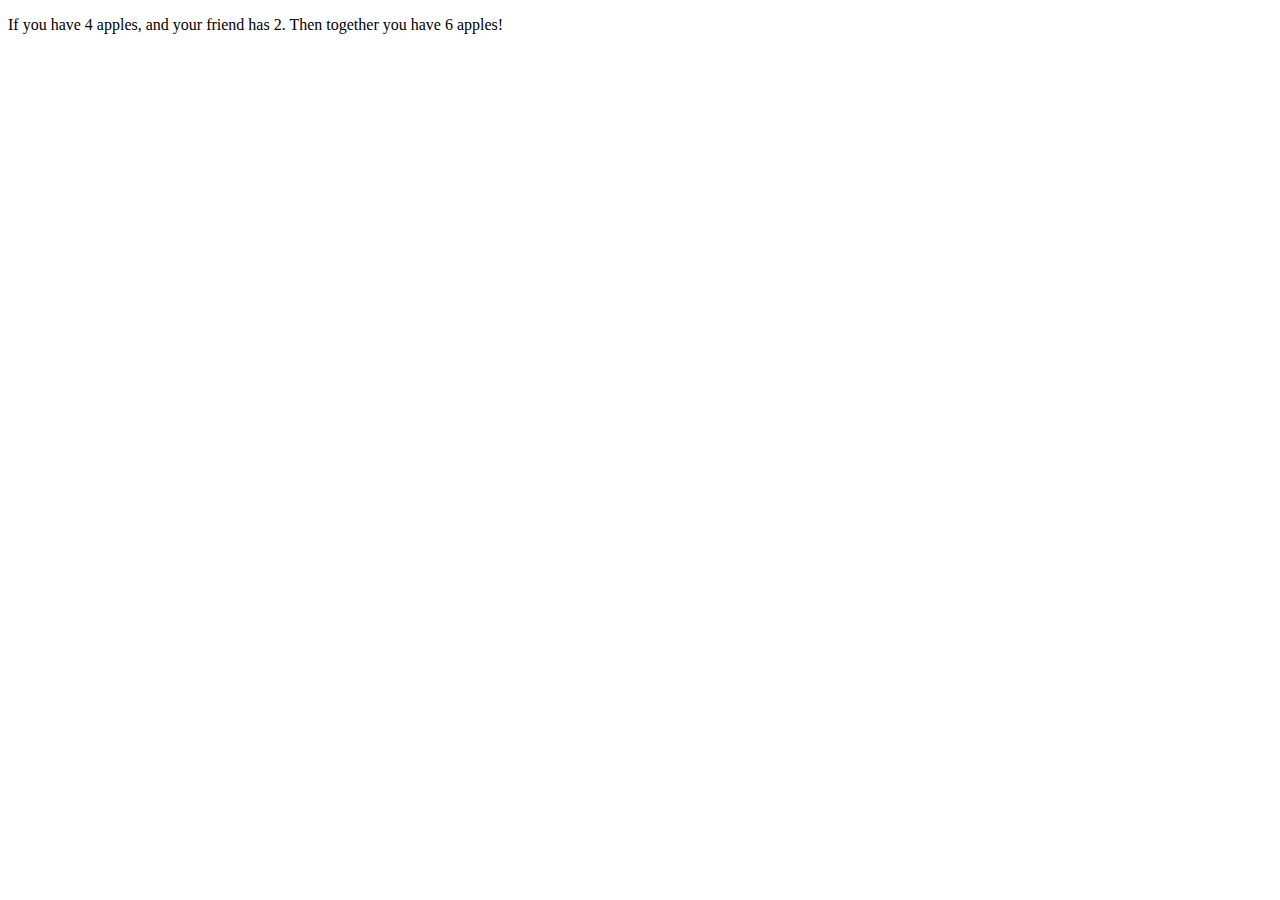
<file: sandbox/test1.html>
<!DOCTYPE html>
<html lang="en">
<head>
    <meta charset="UTF-8">
    <meta name="viewport" content="width=device-width, initial-scale=1.0">
    <title>Document</title>
    <script src="test1.js" defer></script>
</head>
<body>
    <p>If you have <span id="myAppleElement"></span> apples, and your friend has
        <span id="friendAppleElement"></span>. Then together you have
        <span id="totalApplesElement"></span> apples!</p>
      
</body>
</html>
</file>
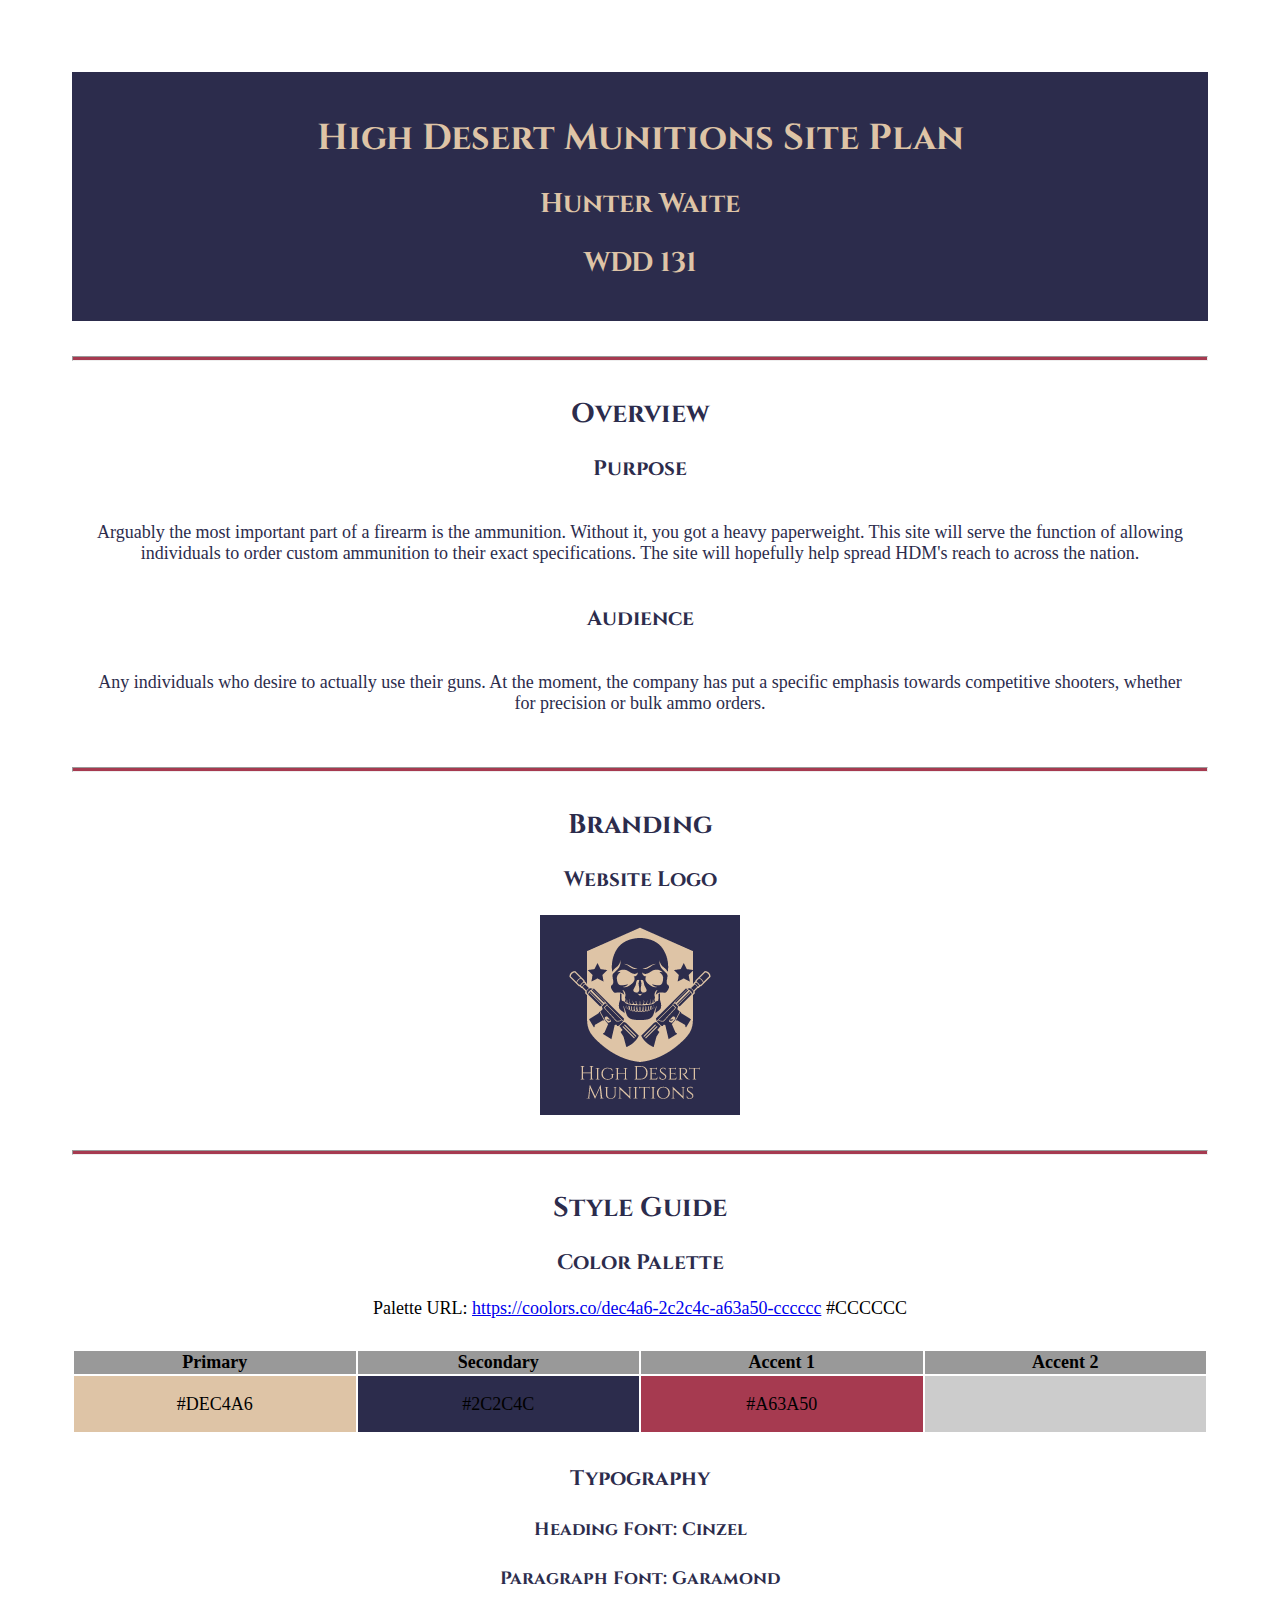
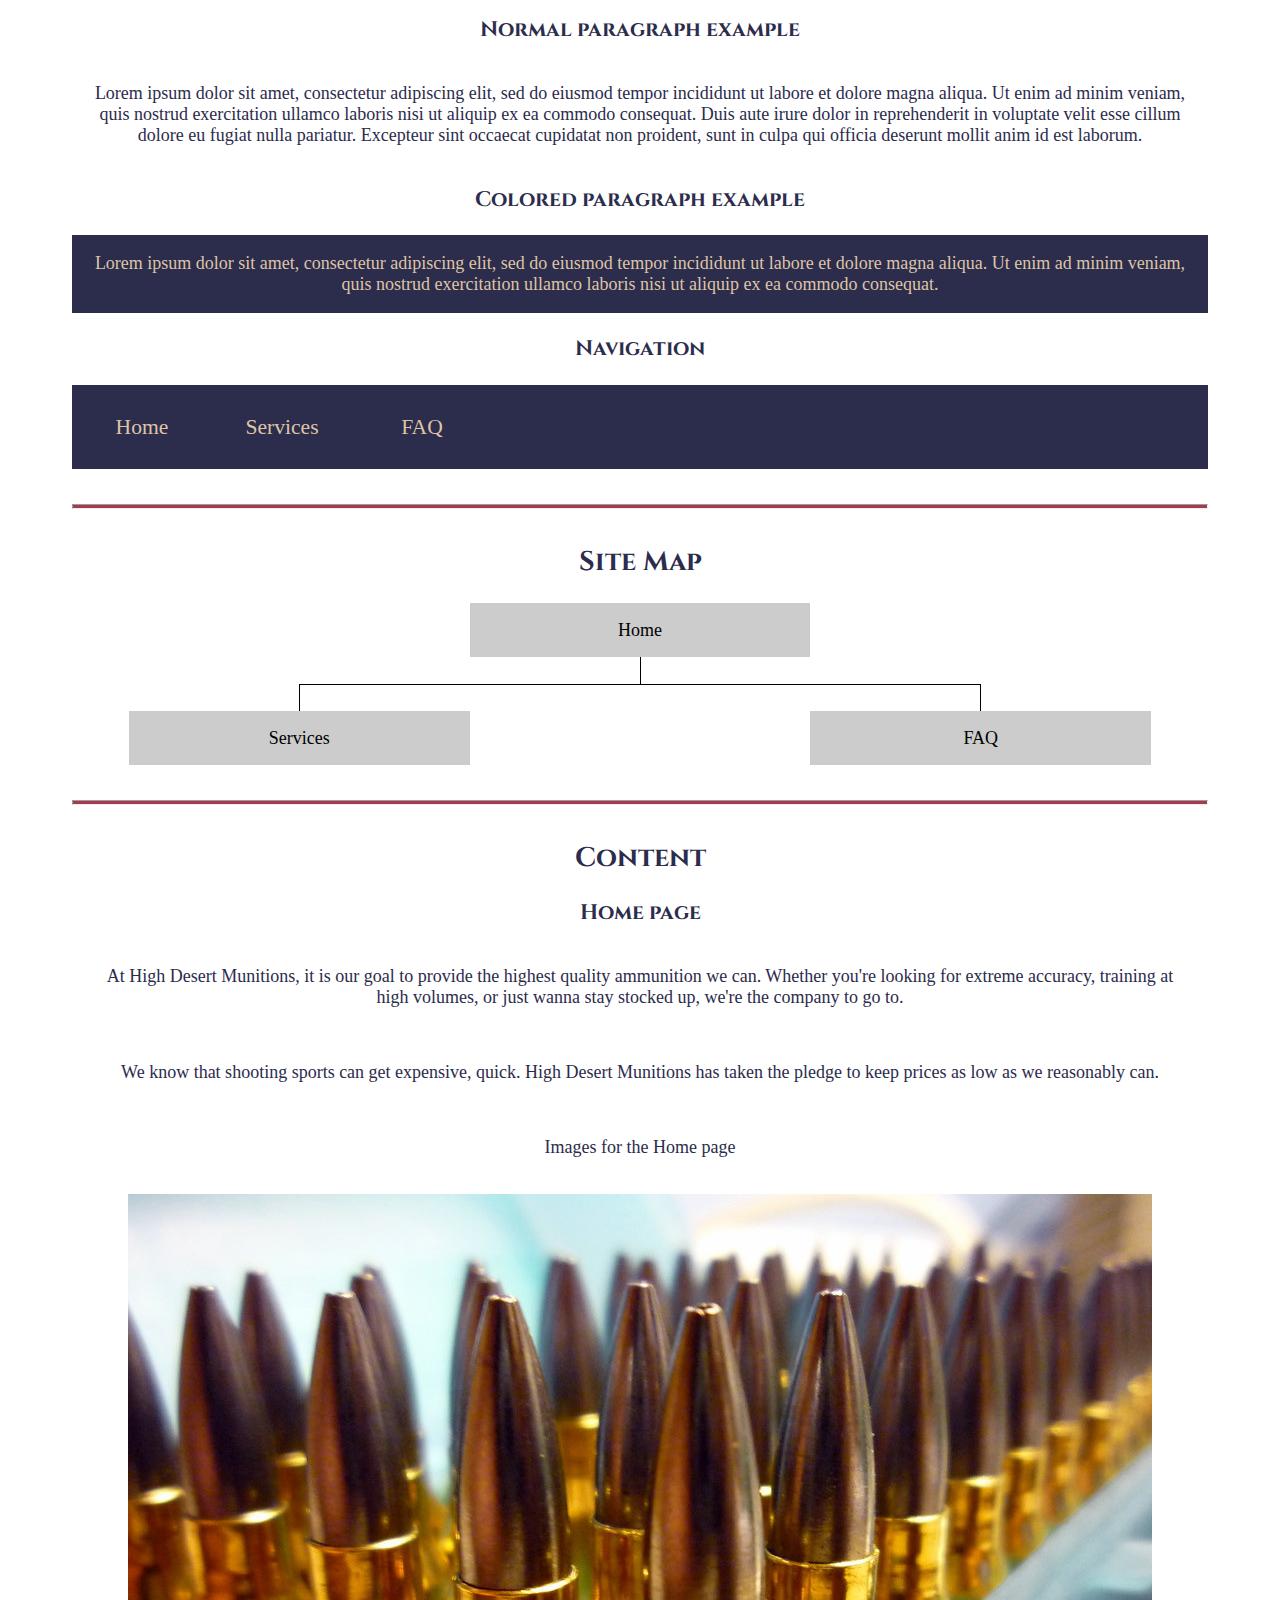
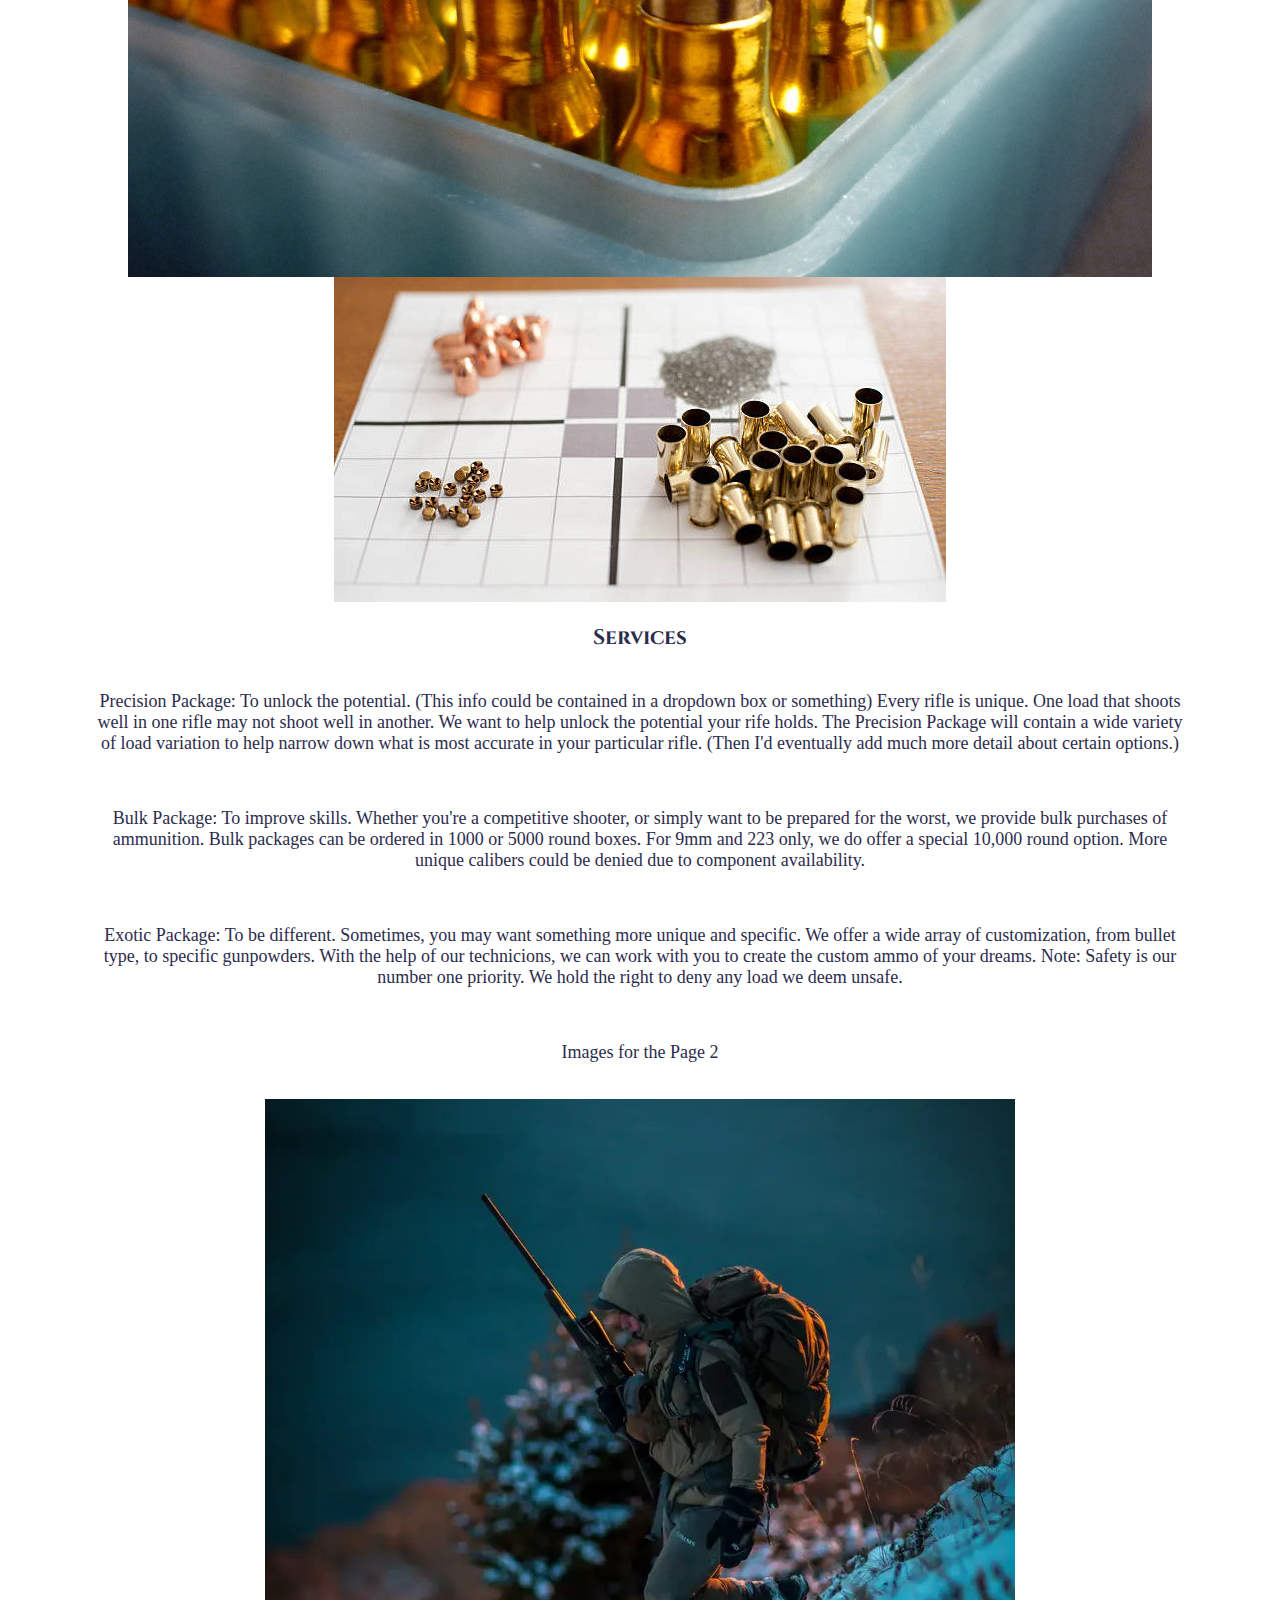
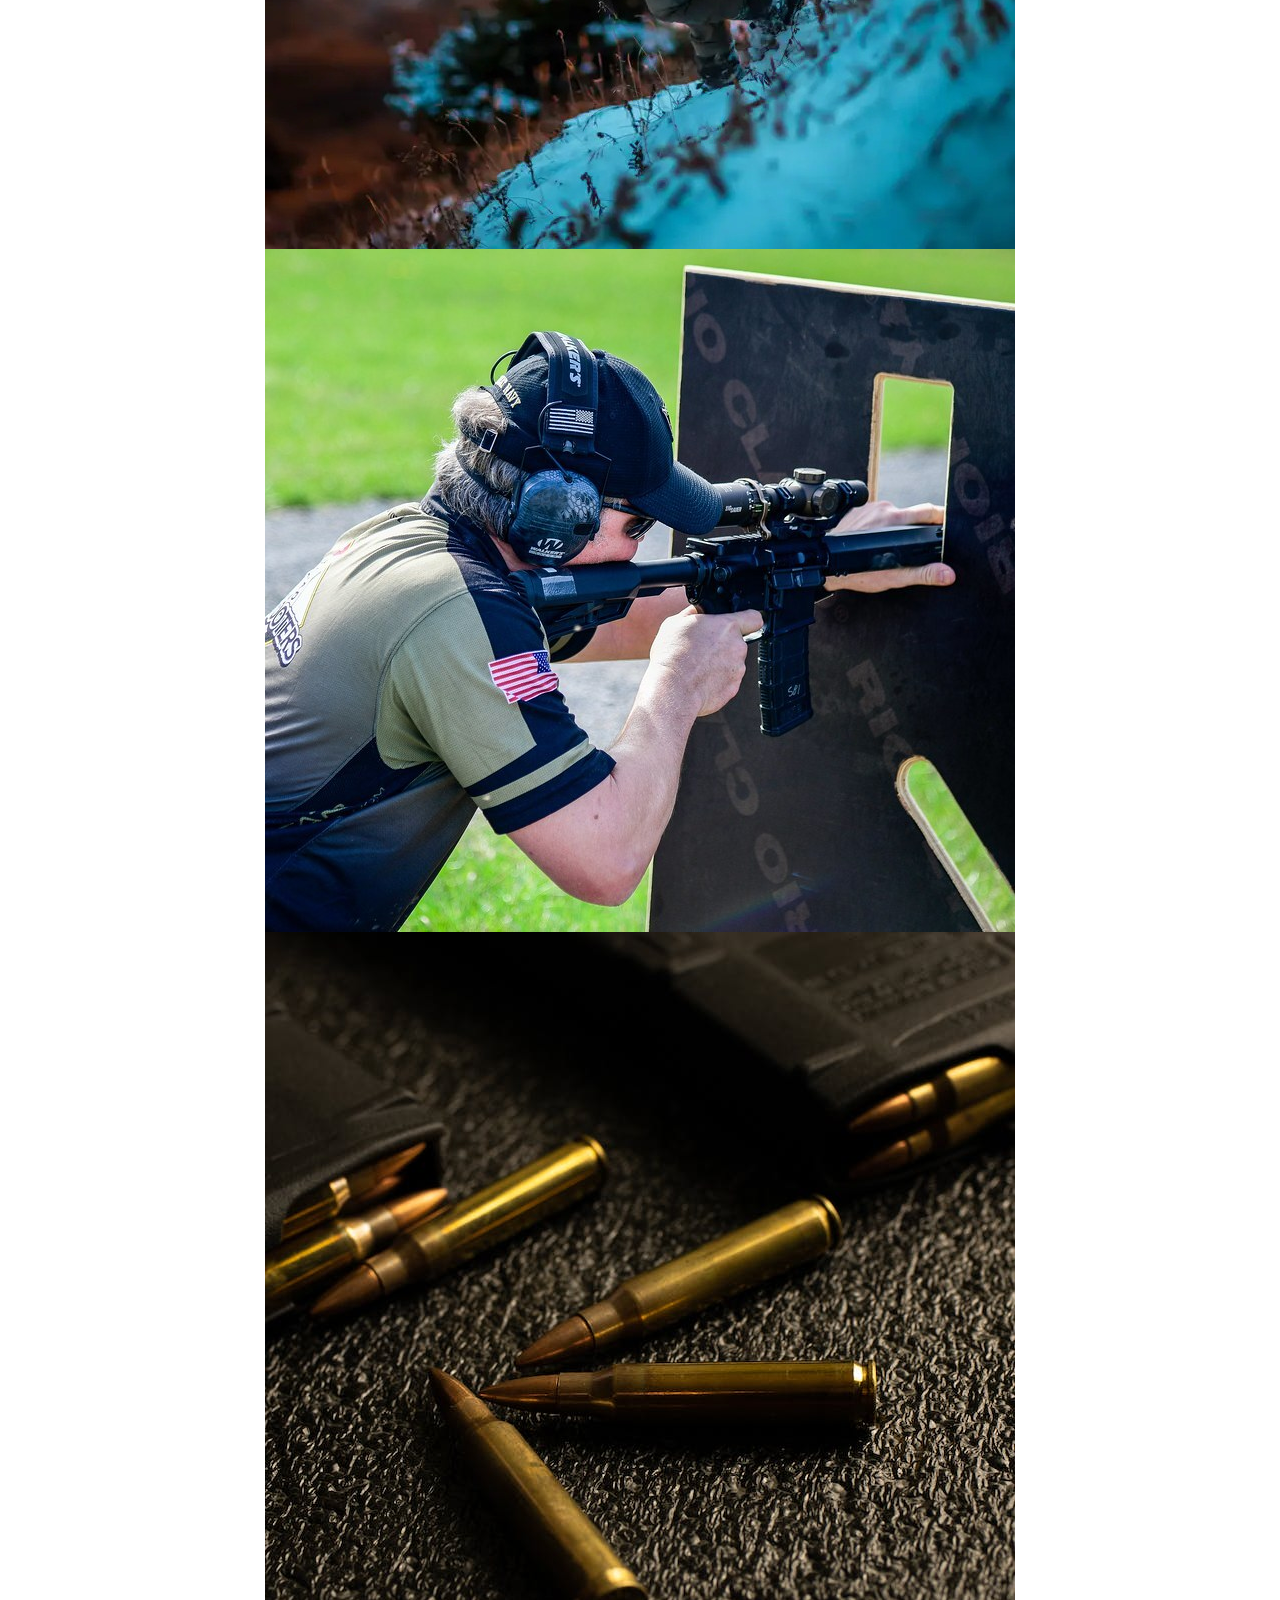
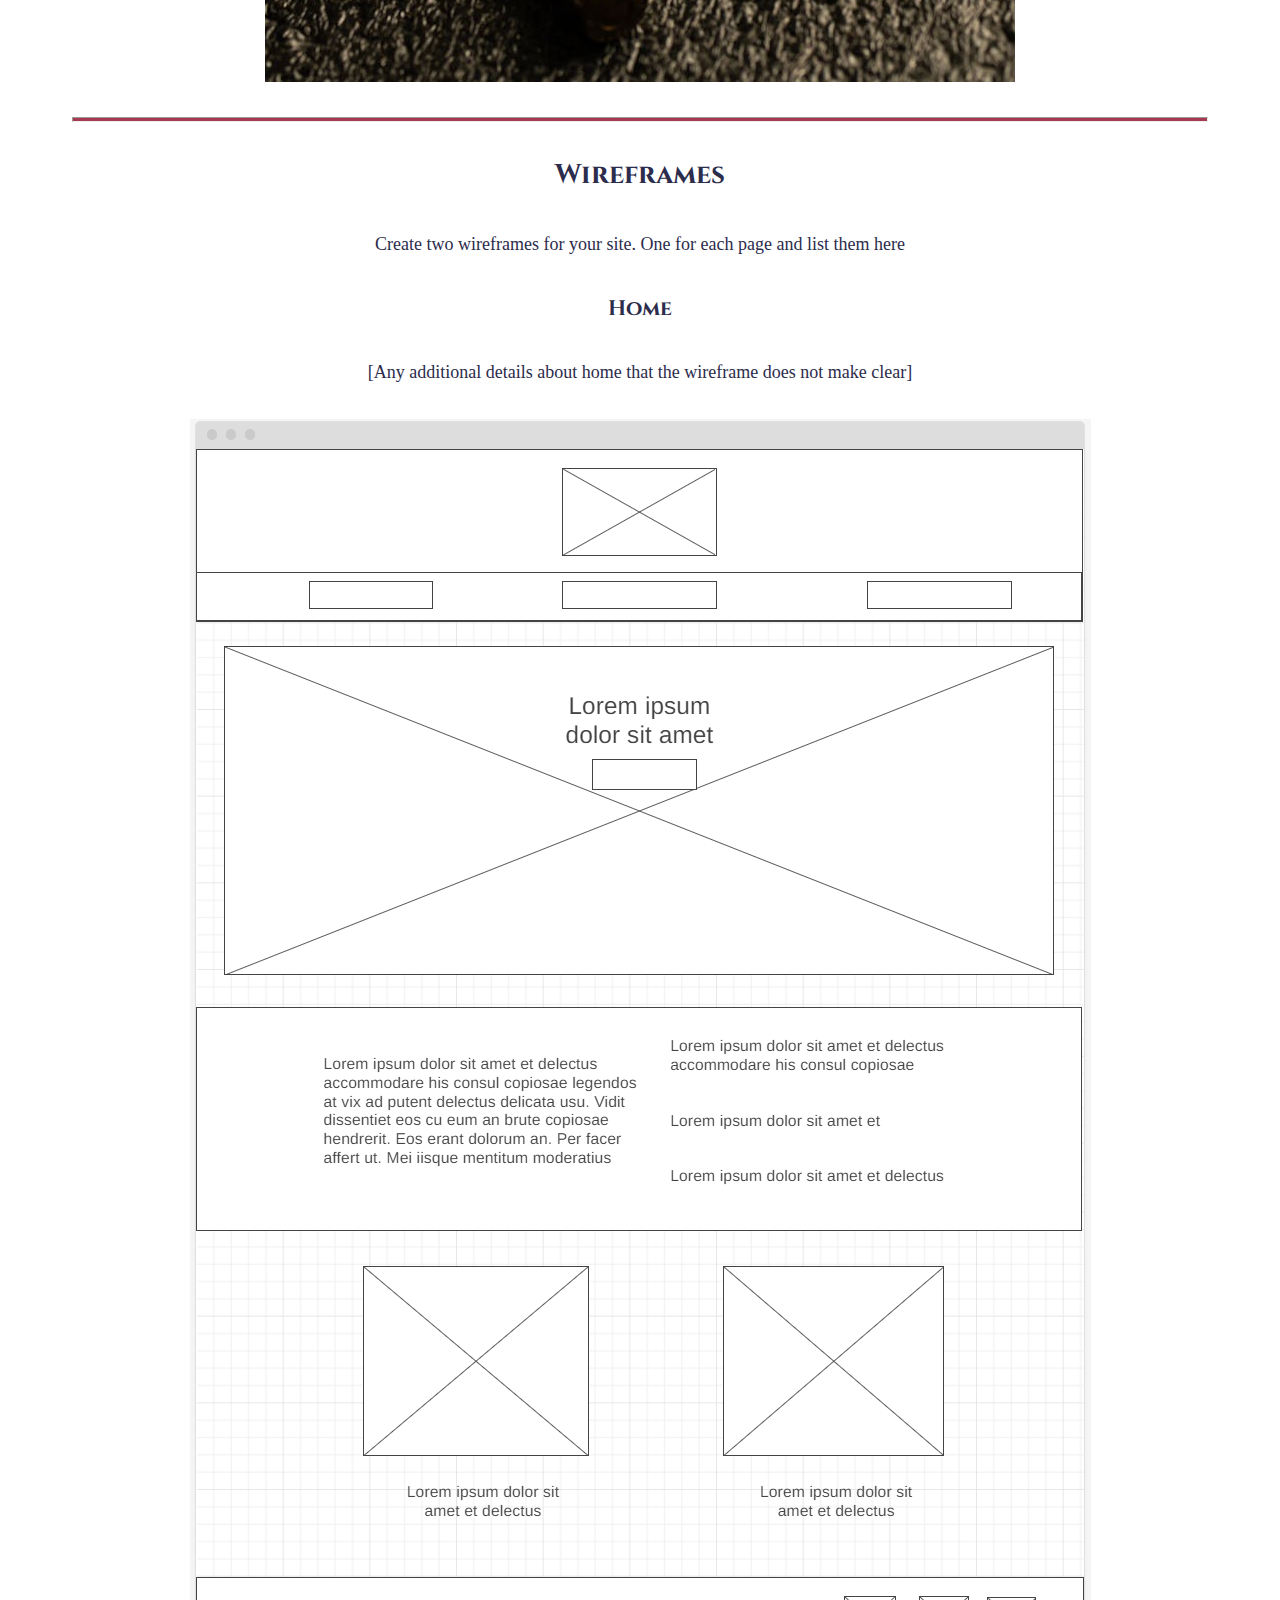
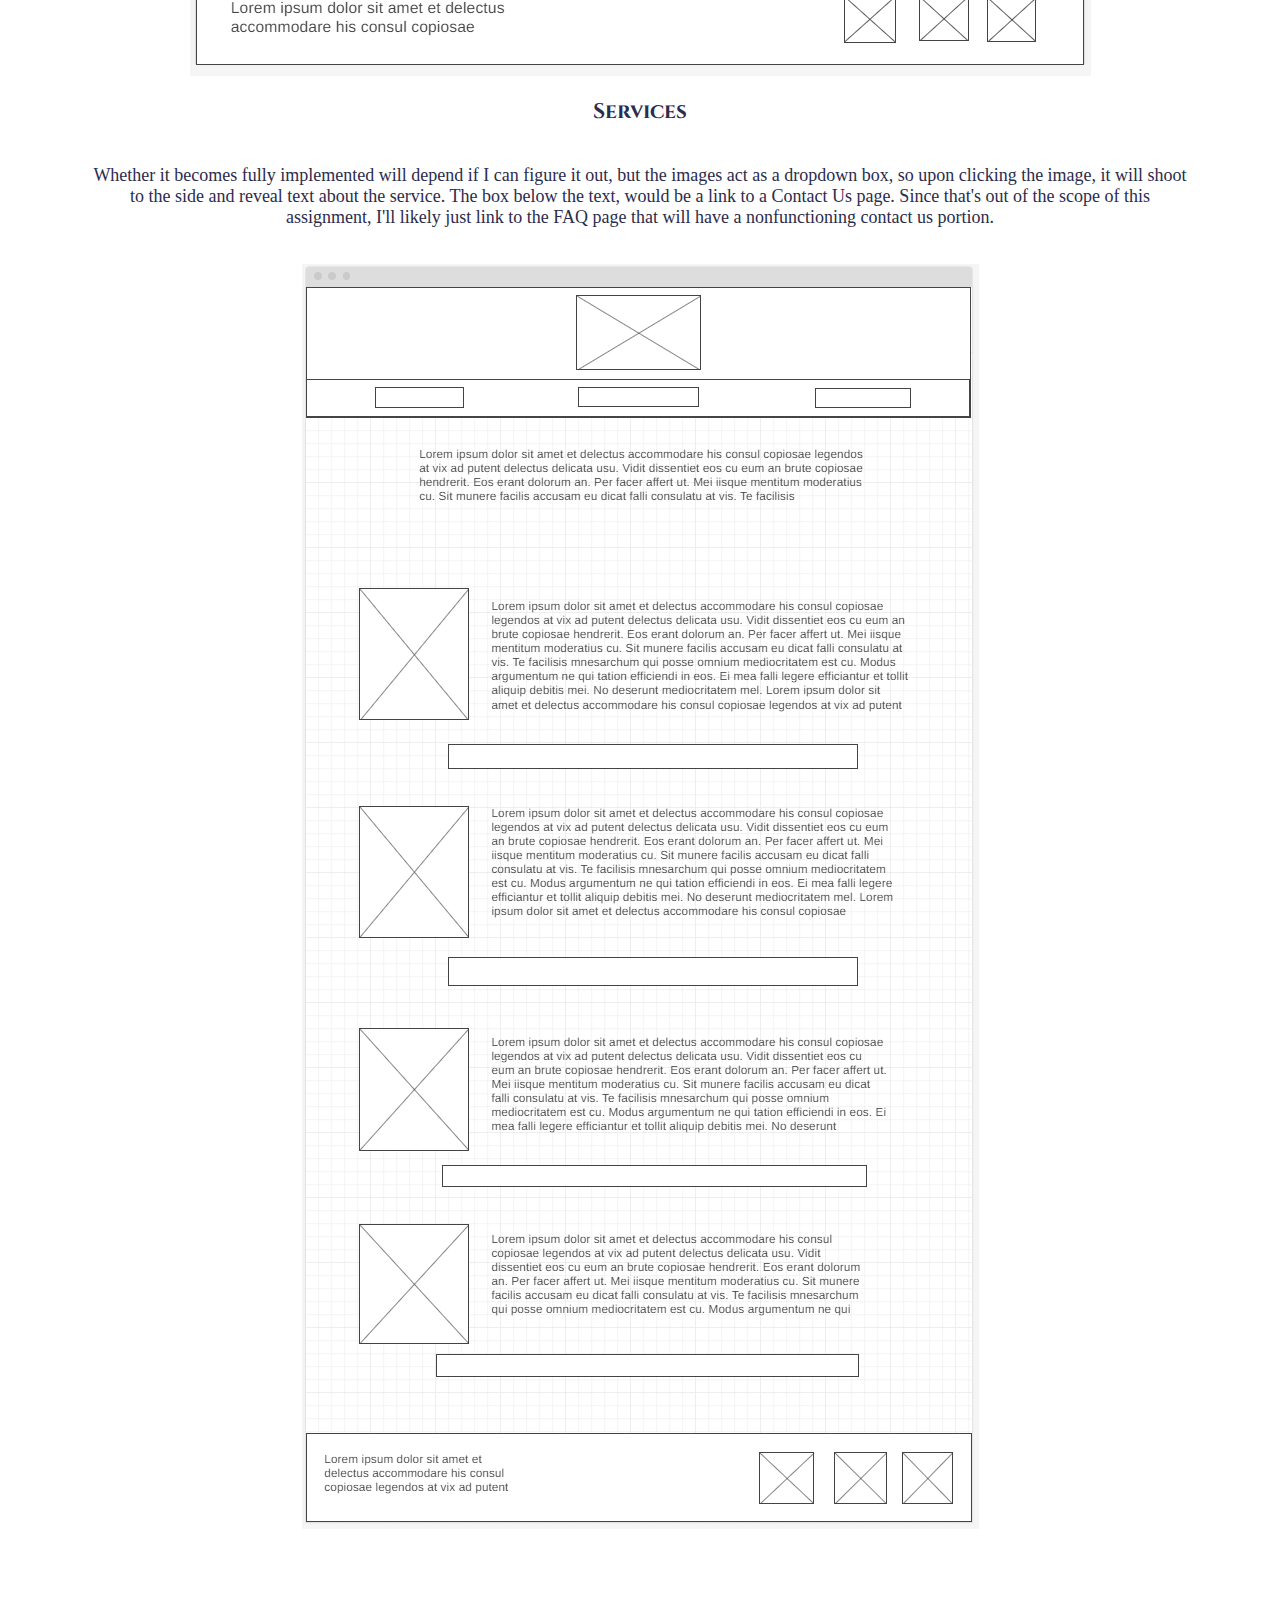
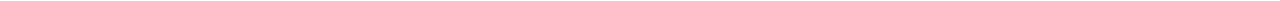
<file: site-plan/site-plan.html>
<!DOCTYPE html>
<html lang="en-us">
    
  <head>
    <meta charset="utf-8">
    <title>Site Plan</title>
    <link type="text/css" rel="stylesheet" href="styles/site-plan.css">
  </head>

  <body>
    <header>
      <h1>High Desert Munitions Site Plan</h1>
      <h2>Hunter Waite</h2>
      <h2>WDD 131</h2>
      <!-- In the header above, add the name or your site, your name and class number. -->
    </header>
    <main>

      <!-- ------------------------Steps 2-3------------------------------ -->
      <hr>
      <h2>Overview</h2>
      <h3>Purpose</h3>
      <p>Arguably the most important part of a firearm is the ammunition. Without it, you got a heavy paperweight. This site will serve the function of allowing individuals to order custom ammunition to their exact specifications. The site will hopefully help spread HDM's reach to across the nation.</p>  <!-- change this -->


      <h3>Audience</h3>
      <p>Any individuals who desire to actually use their guns. At the moment, the company has put a specific emphasis towards competitive shooters, whether for precision or bulk ammo orders.</p>  <!-- change this -->

      <hr>
      <h2>Branding</h2>
      <h3>Website Logo</h3>
      <!-- Replace this with some sort of logo for your site.  A logo can be as simple as the name of your site in a nice font :) -->
      <img src="images/logo.png" alt="Logo image">
      <hr>
      <h2>
        Style Guide
      </h2>

      <!-- ------------------------Steps 4-8------------------------------ -->

      <h3>
        Color Palette
      </h3>
      <!--  The colors you choose for a website are one of the most important decisions you will make. Follow the instructions on the activity in iLearn then return and replace the color codes below with the hex color codes (the 6 digit numbers that show at the bottom of each color) for the colors you have chosen below.  You should have at least 2 colors but do not have to fill in all 4 if you do not need them.  -->

      <!-- Copy and paste the URL to your finished palette below Make sure to paste it into both spots -->
      Palette URL: <a href="https://coolors.co/dec4a6-2c2c4c-a63a50-cccccc" target="_blank">https://coolors.co/dec4a6-2c2c4c-a63a50-cccccc</a>


      <table class="colors">
        <tr><th>Primary</th><th>Secondary</th><th>Accent 1</th><th>Accent 2</th></tr>
        <!-- Replace the numbers in the boxes below with your hex color codes. Then switch to the site-plan.css file and change your colors there as well. -->
        <tr><td class="primary">#DEC4A6</td><td class="secondary">#2C2C4C</td><td class="accent1">#A63A50</td><td class="accent2"></td>#CCCCCC</tr>
      </table>

      <!-- ------------------------Step 9------------------------------ -->

      <h3>
        Typography
      </h3>
      <!-- Choose a font for your paragraphs (body copy) and headlines. What font(s) have you chosen? Why did you choose what you did?  Make sure to review the list of web safe fonts at W3Schools.org as a starting point.  Think also about which of your colors above you might use for background and font colors. -->

      <h4>
        Heading Font: Cinzel  <!-- change this -->
      </h4>
      <h4>
        Paragraph Font: Garamond  <!-- change this -->
      </h4>
      <h3>
        Normal paragraph example
      </h3>
      <p>
        Lorem ipsum dolor sit amet, consectetur adipiscing elit, sed do eiusmod tempor incididunt ut labore et dolore magna aliqua. Ut enim ad minim veniam, quis nostrud exercitation ullamco laboris nisi ut aliquip ex ea commodo consequat. Duis aute irure dolor in reprehenderit in voluptate velit esse cillum dolore eu fugiat nulla pariatur. Excepteur sint occaecat cupidatat non proident, sunt in culpa qui officia deserunt mollit anim id est laborum.
      </p>
      <h3>
        Colored paragraph example
      </h3>
      <p class="colored">
        Lorem ipsum dolor sit amet, consectetur adipiscing elit, sed do eiusmod tempor incididunt ut labore et dolore magna aliqua. Ut enim ad minim veniam, quis nostrud exercitation ullamco laboris nisi ut aliquip ex ea commodo consequat. 
      </p>

      <!-- ------------------------Step 10------------------------------ -->

      <h3>
        Navigation
      </h3>
      <!-- Think about how you want your navigation bar to look. In the site-plan.css file change the colors to your colors to get the look you desire. --> 
      <nav>
        <a href="#">Home</a>
        <a href="#">Services</a>
        <a href="#">FAQ</a>
      </nav>
      <hr>
      <h2>
        Site Map
      </h2>
      <div class="sitemap">
        <div class="sm-home">
          Home
        </div>
        <div class="sm-page2">
          Services <!-- change this -->
        </div>
        <div class="sm-page3">
          FAQ  <!-- change this -->
        </div>

        <div class="top">
          &nbsp;
        </div>
        <div class="left">
          &nbsp;
        </div>
        <div class="right">
          &nbsp;
        </div>

      </div>

      <!-- --------Content Section -------------- -->
      <hr>
      <h2>
        Content
      </h2>
      <h3>Home page</h3>
      <p>
        At High Desert Munitions, it is our goal to provide the highest quality ammunition we can. Whether you're looking for extreme accuracy, training at high volumes, or just wanna stay stocked up, we're the company to go to.
      </p>
      <p>
        We know that shooting sports can get expensive, quick. High Desert Munitions has taken the pledge to keep prices as low as we reasonably can. 
      </p>
      <p>Images for the Home page</p>
        <img src="images/close-up-case-of-ammo.jpg" alt="Close up shot of ammunition in a reloading case.">
        <img src="images/bullet-components.jpg" alt="Components of a bullet on top a paper target.">
        

      </ul>
      <h3>Services</h3>
      <p>
        Precision Package: To unlock the potential. 
        (This info could be contained in a dropdown box or something) Every rifle is unique. One load that shoots well in one rifle may not shoot well in another. We want to help unlock the potential your rife holds. The Precision Package will contain a wide variety of load variation to help narrow down what is most accurate in your particular rifle. (Then I'd eventually add much more detail about certain options.)
      </p>
      <p>
        Bulk Package: To improve skills.
        Whether you're a competitive shooter, or simply want to be prepared for the worst, we provide bulk purchases of ammunition. Bulk packages can be ordered in 1000 or 5000 round boxes. For 9mm and 223 only, we do offer a special 10,000 round option. More unique calibers could be denied due to component availability.
      </p>
      <p>
        Exotic Package: To be different.
        Sometimes, you may want something more unique and specific. We offer a wide array of customization, from bullet type, to specific gunpowders. With the help of our technicions, we can work with you to create the custom ammo of your dreams. 
        Note: Safety is our number one priority. We hold the right to deny any load we deem unsafe. 
      </p>
      <p>Images for the Page 2</p>
        <img src="images/hunter-with-gun.jpg" alt="A hunter holding a rifle on the side of a snowy mountain.">
        <img src="images/competition-shooting.jpg" alt="A competitive shooter, shooting through a barricade.">
        <img src="images/rifle-ammo.jpeg" alt="Ar-15 ammo in a magazine.">

      </ul>
      <hr>
      <h2>
        Wireframes
      </h2>
      <p>
        Create two wireframes for your site. One for each page and list them here</p>

      <h3>Home</h3>
      <p>         
        [Any additional details about home that the wireframe does not make clear]
      </p>
      <img src="homepage wireframe.png" alt="home page wireframe">

      <h3>Services</h3>
      <p>         
          Whether it becomes fully implemented will depend if I can figure it out, but the images act as a dropdown box, so upon clicking the image, it will shoot to the side and reveal text about the service. The box below the text, would be a link to a Contact Us page. Since that's out of the scope of this assignment, I'll likely just link to the FAQ page that will have a nonfunctioning contact us portion.
      </p>
      <img src="services wireframe.png" alt="services page wireframe">

    </main>
  </body>

</html>
</file>
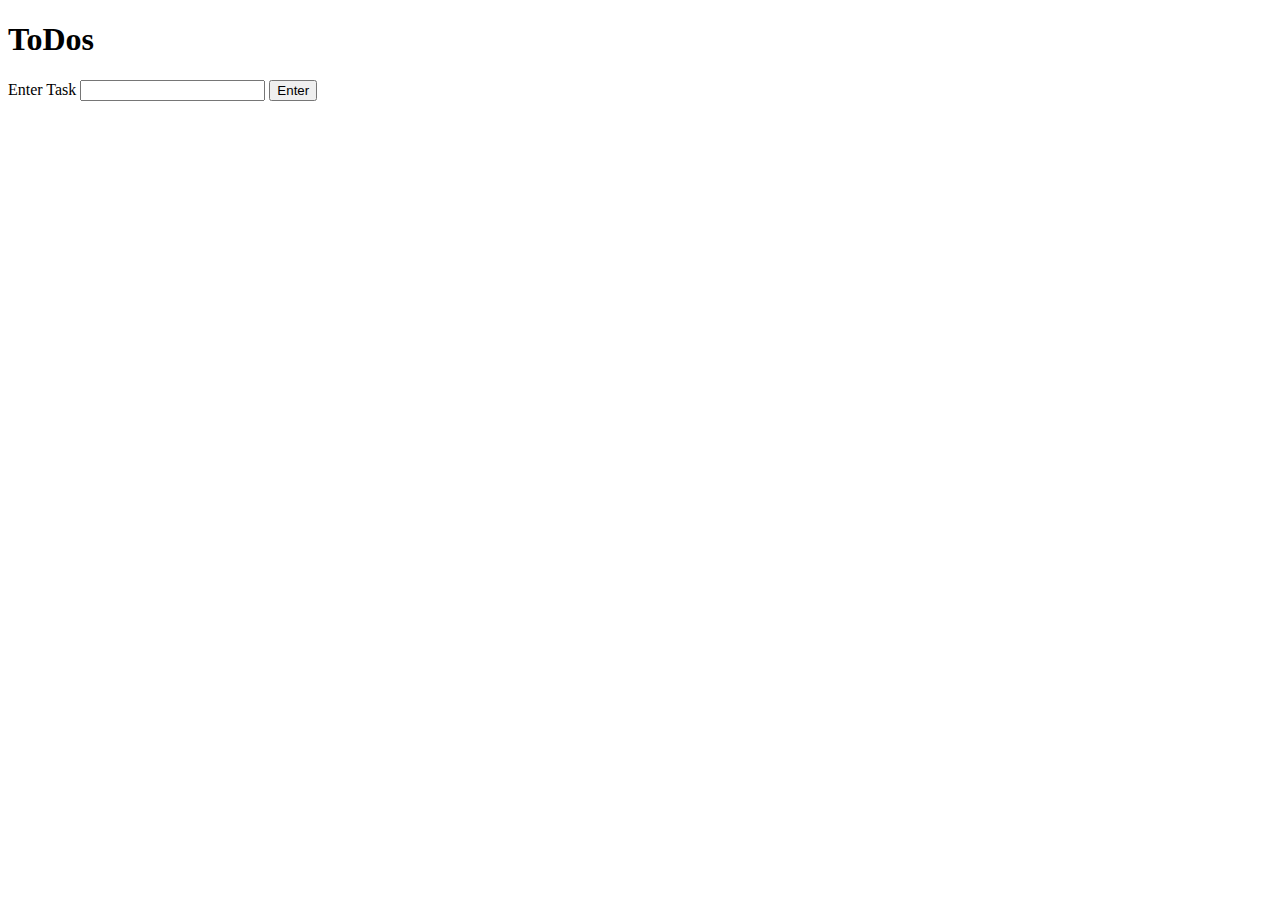
<file: Week 2/events.html>
<!DOCTYPE html>
<html lang="en">
  <head>
    <meta charset="UTF-8" />
    <meta http-equiv="X-UA-Compatible" content="IE=edge" />
    <meta name="viewport" content="width=device-width, initial-scale=1.0" />
    <title>Events practice: ToDos</title>
    <style>
      .todos {
        width: 300px;
      }
      .todos > li {
        display: flex;
        justify-content: space-between;
        align-items: center;
        border: 1px solid;
        padding: 0.5em;
      }
      .todos p {
        margin: 0;
      }
      .todos span {
        cursor: pointer;
      }
      .strike {
        text-decoration: line-through;
        color: gray;
      }
    </style>
  </head>
  <body>
    <h1>ToDos</h1>
    <section>
      <label for="todo">Enter Task</label>
      <input name="todo" id="todo" />
      <button id="submitTask">Enter</button>
    </section>
    <ul id="todoList" class="todos"></ul>
    <script src="events.js"></script>
  </body>
</html>
</file>
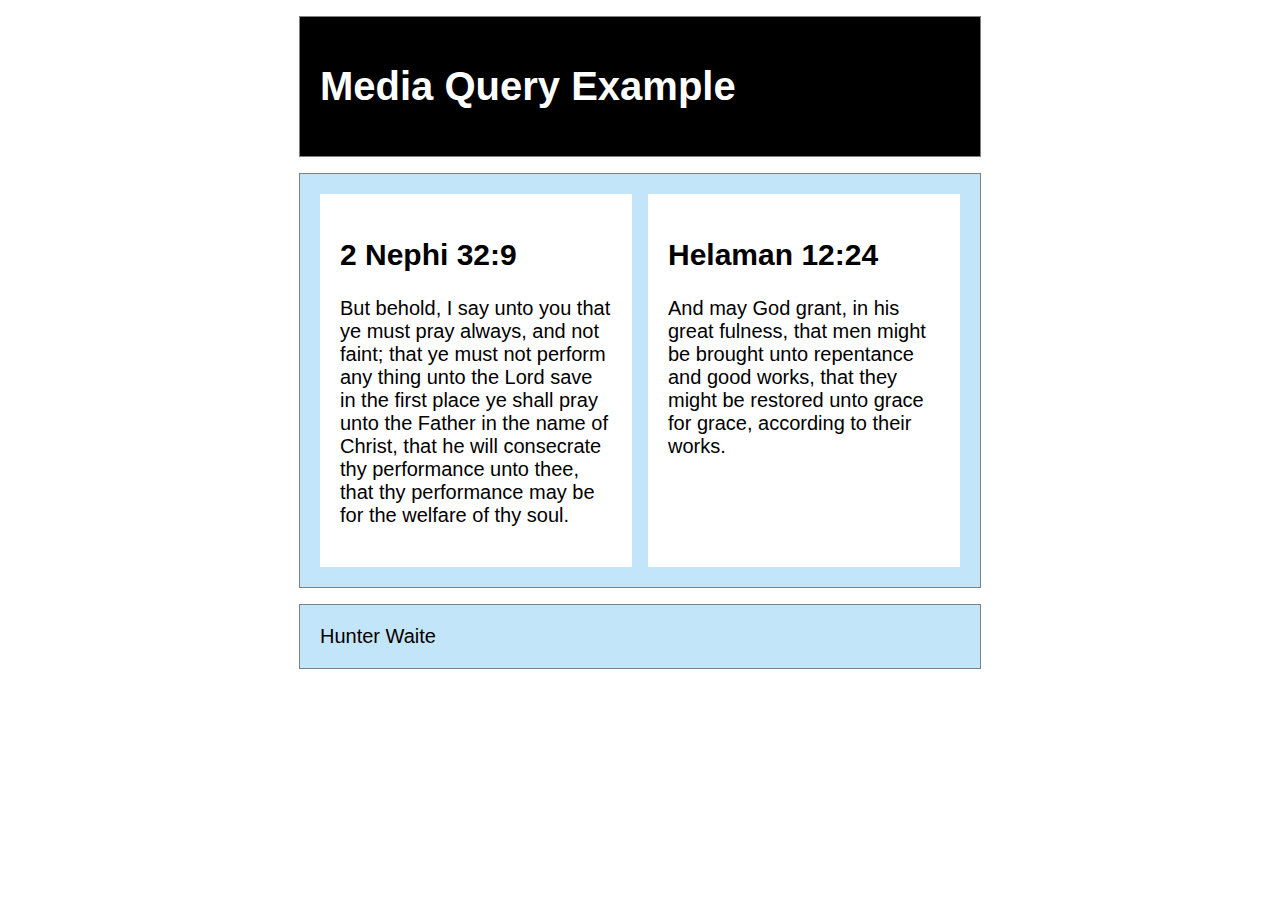
<file: Week 2/media-query.html>
<!DOCTYPE html>
<html lang="en">
<head>
    <meta charset="UTF-8">
    <meta name="viewport" content="width=device-width, initial-scale=1.0">
    <title>Document</title>
    <link rel="stylesheet" href="media-query.css">
</head>
<body>
    <header>
        <h1>Media Query Example</h1>
      </header>
      <main>
        <section>
          <h2>2 Nephi 32:9</h2>
          <p class="bigger">But behold, I say unto you that ye must pray always, and not faint; that ye must not perform any thing unto the Lord save in the first place ye shall pray unto the Father in the name of Christ, that he will consecrate thy performance unto thee, that thy performance may be for the welfare of thy soul.</p>
        </section>
        <section>
          <h2>Helaman 12:24</h2>
          <p>And may God grant, in his great fulness, that men might be brought unto repentance and good works, that they might be restored unto grace for grace, according to their works.</p>
        </section>
      </main>
      <footer>
        Hunter Waite
      </footer> 
</body>
</html>
</file>
<file: Final Project/styles/styles.css>
@import url('https://fonts.googleapis.com/css2?family=Cinzel&family=EB+Garamond&display=swap');


header {
    background-color: #2C2C4C;
    color: #DEC4A6;
    font-family: "Cinzel";
    text-decoration: none;
    margin: 0;
}

nav a:visited {
    text-decoration: none;
    color: #DEC4A6;
}

.logo {
    margin: auto;
    padding: 1px 10px 1px 10px;
    display: block;
}

nav {
    font-size: 1.5em;
    display: table;
    width: 100%;
    background: linear-gradient(to bottom, rgba(0,0,0,0.2), rgba(0,0,0,0));
}

nav a {
    display: table-cell;
    width: 33.333%;
    text-align: center;
    text-decoration: none;
}

nav a:hover {
    text-decoration: underline;
}

body {
    margin: 0;
    font-family: Garamond, Georgia, serif;
    background-color: #2C2C4C;
    width: 100%;
    overflow-x: hidden;
}

#hero {
    display: grid;
    grid-template-columns: 1fr 3fr 1fr;
    
}

#hero-box {
    grid-column: 1/4;
    grid-row: 1/3;
    z-index: -1;
}

#hero-img {
    width: 100%;
}

#hero-msg {
    grid-column: 2/3;
    grid-row: 1/2;
    margin-top: 100px;
}

.home-title {
    font-size: 4em;
    background-color: rgba(0,0,0,0.45);
    display: inline-flex;
    padding: 5px 10px 5px 10px;
    border-radius: 5px;
    margin-bottom: 0;
    color: whitesmoke;
}

#hero-msg h2 {
    font-size: 2em;
    background-color: rgba(0,0,0,0.45);
    display: inline-flex;
    padding: 5px 10px 5px 10px;
    border-radius: 5px;
    color: whitesmoke;
}

button {
    font-size: 1.5em;
    font-family: "Cinzel";
    font-weight: bold;
    background-color: #DEC4A6;
    color: black;
    display: inline-block;
    border: none;
    padding: 15px 25px;
    text-decoration: none;
}

button:hover,
button:focus {
    background: #b6a189;
}

button:focus {
    outline: 1px solid #fff;
    outline-offset: -4px;
}

button:active {
    transform: scale(0.99);
}


button a {
    text-decoration: none;
}

button a:visited {
    text-decoration: none;
    color: black;
}

#text-box {
    background-color: #A63A50;
    color:#DEC4A6;
    display: grid;
    grid-template-columns: 1fr 1fr;
    height: auto;
    padding: 1em;
}

.left-section {
    text-align: right;
    margin-right: 5em;
    margin-top: 3.5em;
    vertical-align: center;
}

.left-section h1 {
    margin-top: 2em;
}

.left-section p {
    margin-top: 2em;
}

.right-section {
    margin-bottom: 20px;
    max-width: 75%;
}

.right-section h4 {
    font-size: 1.15em;
    margin-top: 2em;
}

.home-grid {
    display: grid;
    grid-template-columns: 1fr 1fr;
    grid-template-rows: 1fr;
}

.bulk-card, .precision-card {
  box-sizing: border-box;
  width: 100%;
}

.bulk-img {
    width: 90%;
    margin: 3em 5em 0em 2em;
}

.bulk-card h2 {
    text-align: center;
    grid-row: 2 / 3;
    color:#DEC4A6;
    margin-left: 2em;
}

.bulk-card p {
    text-align: center;
    grid-row: 2 / 3;
    color:#DEC4A6;
    width: 90%;
    margin-left: 2em;
}

.precision-card h2 {
    text-align: center;
    max-width: 75%;
    grid-row: 2 / 3;
    color:#DEC4A6;
    margin-left: 2em;
}

.precision-card p {
    text-align: center;
    grid-row: 2 / 3;
    color:#DEC4A6;
    width: 90%;
    margin-left: 1em;
}

.precision-img {
    width: 90%;
    margin: 3em 5em 0em 1em;
}

footer {
    background-color: #DEC4A6;
    color: black;
    padding: 25px 50px;
    /* margin-top: 100px; */
    display: flex;
    justify-content: space-around;
    align-items: center;
}

footer.social img {
    padding-top: 15px;
}

footer a {
    color: black;
    text-decoration: none;
}

footer a:hover {
    color: #A63A50;
}

footer p {
    font-size: 1.2em;
}

footer p a:hover {
    text-decoration: underline;
}

.accordion {
    background-color: #DEC4A6;
    color: #444;
    cursor: pointer;
    padding: 18px;
    width: 95%;
    border: none;
    text-align: left;
    outline: none;
    font-size: 15px;
    transition: 0.4s;
    grid-column: 1/2;
    margin-left: 1.6em;
    font-size: 1.25em;
}
  
.active, .accordion:hover {
    background-color: #b6a189;
}
  
.accordion:after {
    content: '\002B';
    color: black;
    font-weight: bold;
    float: right;
    margin-left: 5px;
}
  
.active:after {
    content: "\2212";
}
  
.panel {
    padding: 0 18px;
    background-color: #A63A50;
    max-height: 0;
    overflow: hidden;
    transition: max-height 0.2s ease-out;
    grid-column: 1/2;
    width: 90%;
    margin-left: 2.5em;
    margin-bottom: 1em;
}

.faq-main {
    display: grid;
    grid-template-columns: 3fr 1fr;
    grid-template-rows: 1fr 1fr 1fr 1fr 1fr 1fr;
    padding: 1em;
    margin-top: 1em;
    margin-left: .75em;
}

form {
    grid-column: 2/3;
    grid-row: 2/6;
    color: white;
    margin-left: 1.2em;
}

.name-input {
    grid-row: 2/3;
    margin-bottom: 1em;
}

.name-input input {
    margin-left: 33px;
    width: 55%;
}

.email-input {
    grid-row: 3/4;
    margin-bottom: 1em;
}

.email-input input {
    margin-left: 33px;
    width: 55%;
}

.question-input {
    grid-row: 4/5;
    margin-bottom: 1.75em;
}

.question-input textarea {
    margin-left: 10px;
    width: 70%;
    height: 5em;
}

#feedback {
    grid-column: 2/3;
    grid-row: 1/2;
    color: white;
    font-size: 1.2em;
    margin-left: 1em;
}

/* Services Page */

#intro-msg {
    color: #DEC4A6;
    font-size: 1.5em;
    /* background-color: rgba(244, 238, 238, 0.075); */
    background-color: #a63a5064;
    text-align: center;
    padding: .75em;
    margin: 2em 6em;
    border-radius: 5px;

}

.services-content {
    display: grid;
    grid-template-columns: repeat(auto-fit, minmax(100px, 1fr));
    /* grid-template-rows: 1fr 1fr 1fr; */
}

.services-img {
    text-align: center;
    display: grid;
}

.precision-option, .bulk-option, .exotic-option {
    background-color: #DEC4A6;
    color: black;
    font-size: 15px;
    transition: 0.4s;
    font-family: "Cinzel";
    font-size: 1.25em;
    font-weight: bold;
    text-decoration: none;
    display: flex;
    flex-direction: column;
    justify-content: center;
    text-align: left;
    padding: 15px 25px;
    margin: 1.5em .5em 3.5em 2em;
    max-width: 400px;
    border: none;
}

.precision-option .large, .bulk-option .large, .exotic-option .large {
  font-size: 1.5em;
  margin-bottom: 0px;
}

.precision-option .small, .bulk-option .small, .exotic-option .small {
  font-size: .85em;
}

.precision-info, .bulk-info, .exotic-info {
    display: flex;
    flex-direction: column;
    align-items: center;
    justify-content: center;
    position: relative;
    color: #DEC4A6;
    background-color: rgba(244, 238, 238, 0.075);
    text-align: center;
    font-size: 1.5em;
    padding: .75em;
    margin: 0em 2em 2em 1em;
    border-radius: 5px;
}

.orderButtonPrecision, .orderButtonBulk, .orderButtonExotic {
    display: grid;
    grid-column: 2/3;
    color: black;
    text-align: center;
    font-size: 1.5em;
    margin: -1em 0em 2.5em 4em;
    border-radius: 5px;
    width: 60%;
}

.precision-info button, .bulk-info button, .exotic-info button {
    height: 3em;
    width: 15em;
    margin: auto;
    font-size: 1em;
}

.precision-option img, .bulk-option img, .exotic-option img {
    width: 100%;
    max-width: 350px;
}

/* Modal backdrop */
.modal-backdrop {
  position: fixed;
  top: 0;
  left: 0;
  width: 100%;
  height: 100%;
  background: rgba(0, 0, 0, 0.6); /* Semi-transparent background */
  display: none; /* Initially hidden */
  z-index: 10; /* Ensure it overlays other content */
}

/* Form modal styling */
#formContainer {
  position: fixed;
  top: 50%;
  left: 50%;
  transform: translate(-50%, -50%);
  width: 70%;
  max-width: 7500px;
  max-height: 80vh;
  overflow-y: auto;
  background: #DEC4A6; /* Light background */
  padding: 2em;
  border-radius: 10px;
  box-shadow: 0 4px 8px rgba(0, 0, 0, 0.2);
  z-index: 20; /* Above backdrop */
  display: none; /* Hidden initially */
  color: #2C2C4C;
  font-size: 1.2em;
}

#formContainer label,
#formContainer input,
#formContainer select,
#formContainer textarea {
    display: block;  /* Forces each element to start on a new line */
    width: 100%;  /* Ensures inputs take full width of the container */
    margin-bottom: 10px;  /* Adds spacing between fields */
    height: 22px;
}

#formContainer label {
    margin-top: 10px;
    font-weight: bold;  /* Optional: Makes labels bold for better readability */
}

#formContainer input[type="submit"] {
    width: auto;  /* Ensures the submit button doesn't stretch full width */
    margin-top: 20px;
}

/* Close button inside the modal */
#formContainer .close-button {
  position: absolute;
  top: 10px;
  right: 11px;
  font-size: 1.5em;
  color: #DEC4A6;
  background-color: #A63A50;
  cursor: pointer;
  padding: 0px 4px;
}

#formContainer button {
  margin-top: .5em;
  color: white;
  background-color: #2C2C4C;
  font-weight: normal;
  font-size: 1.1em;
  padding: 15px;
}

#thankYouMessage {
  background-color: #A63A50;
  padding: 7px;
  margin-top: 10px;
  color: whitesmoke;
  width: 50%;
  text-align: center;
}

@media only screen and (max-width: 700px) {
  header {
    margin-bottom: 1.5em;
  }
  
  #intro-msg {
    width: 80%;
    margin: 0 auto;
  }  
  
  .services-img {
    display: block;
    width: 100%;
    margin: 1em 0;
  }

  .precision-option, .bulk-option, .exotic-option {
    width: 80%;
    margin: 0 auto;
    margin-bottom: 1em;
  }

  .precision-info, .bulk-info, .exotic-info {
    width: 80%;
    margin: 0 auto;
    margin-bottom: 2em;
  }

  .precision-option img, .bulk-option img, .exotic-option img {
    width: 100%;
    margin-bottom: 1em;
    margin: 0 auto;
    margin-top: 20px;
  }
}
</file>
<file: Week 1/styles.css>
body {
    background-color: rgb(69, 68, 68);
    font-size: 20px;
    color: white;
    margin: 0;
}

main {
    height: 100vh;
    background-color: gray;
    padding-top: 1px;
    padding-left: 10px;
}

/* .green {
    color: green;
} */

footer p {
    font-size: .8em;

}
</file>
<file: Week 1/mission/mission.css>
body {
    font-size: 20px;
    font-family: "Times New Roman", Times, serif;
    line-height: 1.5;
}


.content {
    max-width: 600px;
    margin: 0 auto;
    padding: 20px 120px;
    border: 1px solid #000;
}

.title h1, .title h2 {
    text-align: center;
    text-transform: uppercase;
    letter-spacing: 2px;
}

.title h1 {
    font-weight: normal;
    margin-bottom: 15px;
    margin-top: 35px;
}

.title h2 {
    color: #006EB6;
    font-size: 16px;
    border-bottom: 1px solid #000;
    margin-bottom: 60px;
    padding-bottom: 10px;
}

main p {
    text-align: left;
}

.does-list {
    padding-left: 35px;
}


.logo {
    display: block;
    margin: 20px auto;
    width: 150px;
    height: auto;
}

body.dark {
    background-color: #333;
    color: #fff;
}

body.dark .title h2 {
    color: #ccc;
}

body.dark .logo {
    content: url('byui-logo_white.png');
}
</file>
<file: Week 2/Cool Pics/coolpics.css>
@import url("https://fonts.googleapis.com/css2?family=Mooli&display=swap");

header {
    background-color: rgb(94, 0, 128);
    color: white;
    width: 100%;
    padding: 15px 5px;
    text-align: center;
}

button {
    background: none;
    border: none;
    padding: 0;
    font: inherit;
    color: inherit;
    cursor: pointer;
    margin: auto;
}

body {
    font-family: 'Mooli', Arial, Helvetica,sans-serif;
    font-size: 1.2em;
    width: 100%;
    margin: 0 auto;
}

figure img {
    max-width: 100%;
    height: 250px;
    width: 250px;
    object-fit: cover;
}

h2 {
    text-align: center;
}

.gallery {
    display: flex;
    flex-wrap: wrap;
    justify-content: center;
}

.gallery figure {
    border: 3px solid white;
    box-shadow: 0 4px 8px rgba(0, 0, 0, 0.6);
    display: inline-block;
    align-items: center;
    margin: 25px;
}

h1 {
    text-align: center;
}

.nav-container {
    display: flex;
    flex-direction: column;
    align-items: center;
}

.nav-items a {
    display: block;
    color: white;
    background-color:  rgb(111, 53, 132);
    padding: 2px 20px;
    margin: 10px 2px;
    border-radius: 5px;
    text-decoration: none;
}

.hide {
    display: none;
}

.viewer {
    position: fixed;
    top: 0;
    left: 0;
    bottom: 0;
    right: 0;
    background: rgba(0, 0, 0, 0.75);
    display: flex;
    flex-direction: column;
    justify-content: center;
    align-items: center;
    z-index: 10;
    padding: 20px;
  }
  
  
  .hide {
    display: none;
  }
  
  
  .close-viewer {
    background: none;
    border: none;
    color: white;
    font-size: 24px;
    cursor: pointer;
    position: absolute;
    top: 10px;
    right: 10px;
  }
  
  
  .viewer img {
    max-height: 90%;
    max-width: 90%;
    margin: auto;
  }  


@media (min-width: 700px) {
    .parent-container {
        flex-direction: row; 
        }
}

@media (min-width: 1000px) {
    .parent-container {
        flex-direction: row;
    }

    .menu-button {
        display: none;
    }

    .nav-items {
        display: flex;
    }
    .viewer {
        padding: 20px;
        max-width: 80%;
        max-height: 80%;
        margin: auto;
      }
}
</file>
<file: Week 5/recipes/recipes.css>
@import url("https://fonts.googleapis.com/css2?family=Caveat&display=swap");

:root {
    --primary-color: #1B98E0;
    --secondary-color: #59c3c3;
    --text-dark: #333;
    --text-light: #ebebeb;
    --primary-font: Arial, Helvetica, sans-serif;
    --secondary-font: "Caveat", cursive;
}

body {
    font-family: var(--primary-font);
    color: var(--text-dark);
    margin: 0;
    padding: 0;
}

img {
    max-width: 100%;
    height: auto;
}


body {
    font-family: var(--primary-font);
    color: var(--text-dark);
    margin: 0;
    padding: 0;
}

header {
    background-color: #f8f8f8;
    padding: 20px;
    text-align: center;
    border-bottom: 1px solid #ddd;
}

header, main, footer {
    padding: 10px;
}

header .headerLogo {
    display: flex;
    align-items: center;
    justify-content: center;
}

header h1 {
    margin-left: 10px;
}

.headerLogo img {
    width: 100px;
    height: auto;
    display: inline-block;
}

.headerLogo h1 {
    display: inline-block;
    vertical-align: middle;
    margin: 0;
}

.search-form {
    display: flex;
    justify-content: center;
    margin-top: 20px;
}

.search-form input[type="text"] {
    width: 100%;
    padding: 8px;
    border: 1px solid #ddd;
    border-radius: 5px 0 0 5px;
    outline: none;
}

.search-form button {
    padding: 8px 12px;
    border: 1px solid #ddd;
    border-left: none;
    border-radius: 0 5px 5px 0;
    background-color: #f8f8f8;
    cursor: pointer;
}

.search-form button:hover {
    background-color: #ddd;
}

nav ul {
    list-style-type: none;
    padding: 0;
    display: flex;
    justify-content: center;
    flex-wrap: wrap;
}

nav ul li {
    margin: 0 10px;
}

main {
    padding: 20px;
    display: flex;
    flex-direction: column;
}

h1, h2, h3 {
    font-family: var(--secondary-font);
}

.recipe {
    border: 1px solid #ddd;
    border-radius: 5px;
    padding: 10px;
    margin-bottom: 20px;
    margin-right: 10px;
    text-align: left;
    display: flex;
    align-items: stretch;
    align-content: space-between;
    flex-direction: column;
}

.recipe img {
    width: 50%;
    min-width: 200px;
    height: auto;
    border-radius: 5px;
    margin-right: 20px;
    
    align-self: center;
}

.recipe .details {
    flex: 1; /* Takes the remaining space */
    display: flex;
    flex-direction: column;
    justify-content: space-between;
    text-align: center;
}

.rating {
    display: flex;
    justify-content: left;
    margin-top: 10px;
}

.recipe .rating {
    display: flex;
    justify-content: left;
    margin-top: 10px;
}

.recipe .rating, .recipe .tags {
    display: flex;
    justify-content: center;
    margin: 10px 0;
}

.recipe .details p {
    display: none;
}

.icon-star, .icon-star-empty {
    font-size: 24px;
    margin: 0 2px;
    color: gold;
}

section {
    margin-bottom: 20px;
    padding: 10px;
    border: 1px solid #ddd;
    border-radius: 5px;
}

footer {
    background-color: #f8f8f8;
    padding: 10px;
    text-align: center;
    border-top: 1px solid #ddd;
    position: fixed;
    width: 100%;
    bottom: 0;
}

.attributionLink {
    font-size: 0.6em;
}

/* Style for social media icons */
.social img {
    width: 30px;
    height: auto;
    margin: 0 10px;
}

/* First breakpoint at 600px */
@media (min-width: 600px) {
    .recipe {
        flex-direction: row;
        text-align: left;
        align-items: flex-start;
    }

    .recipe img {
        margin-right: 20px;
        width: 300px;
    }

    .recipe .details {
        flex: 1;
    }
}

/* Second breakpoint at 960px */
@media (min-width: 960px) {
    main {
        max-width: 960px;
        margin: 0 auto;
    }

    .recipe {
        padding: 20px;
    }

    .recipe .details h3 {
        font-size: 2em;
    }

    .recipe .details p {
        display: block; /* Show description on larger screens */
    }
}
</file>
<file: site-plan/styles/site-plan.css>
/* if you are using any Google fonts change the font names below to your fonts. 
Any spaces in your font name should be replaced with a +. 
Fonts are separated by a | */
@import url('https://fonts.googleapis.com/css2?family=Cinzel&family=EB+Garamond&display=swap');

:root {
  /* change the values below to your colors from your palette */
  --primary-color: #DEC4A6   ;
  --secondary-color: #2C2C4C ;
  --accent1-color: #A63A50;
  --accent2-color: #CCCCCC;

  /* change the values below to your chosen font(s) */
  --heading-font: "Cinzel";
  --paragraph-font: Garamond, Georgia, serif;

  /* these colors below should be chosen from among your palette colors above */
  --headline-color-on-white: #2C2C4C;  /* headlines on a white background */ 
  --headline-color-on-color: #DEC4A6; /* headlines on a colored background */ 
  --paragraph-color-on-white: #2C2C4C; /* paragraph text on a white background */ 
  --paragraph-color-on-color: #DEC4A6; /* paragraph text on a colored background */ 
  --paragraph-background-color: #2C2C4C  ;
  --nav-link-color: #DEC4A6;
  --nav-background-color: #2C2C4C;
  --nav-hover-link-color: #2C2C4C;
  --nav-hover-background-color: #A63A50;
}


/*  Look around below...but DON'T CHANGE ANYTHING! */

body {
  max-width: 1200px;
  margin: 0 auto;
  padding: 4em;
  font-size: 18px;
  text-align: center;
}
img {
  display: block;
  margin: 0 auto;
}
h1, h2, h3, h4, h5, h6 {
  font-family: var(--heading-font);
  color: var(--headline-color-on-white);
}
h2 {
  text-align: center;
}
hr {
  height: 3px;
  margin: 35px 0;
  background: var(--accent1-color);
}
header {
  padding: 1em;
  text-align: center;
  color: var(--headline-color-on-color);
  background-color: var(--paragraph-background-color);
}
header > h1, header > h2 {
  color: var(--headline-color-on-color);
}

p {
  font-family: var(--paragraph-font);
  color: var(--paragraph-color-on-white);
  padding: 1em;
}
.colors {
  width: 100%;
  min-width: 350px;
  margin: 30px auto;
  text-align: center;
}
.colors th {
  background-color: #999;
}
.colors td{
  width: 25%;
  height: 3em;
}

.primary {
  background-color: var(--primary-color);
}
.secondary {
  background-color: var(--secondary-color);
}
.accent1 {
  background-color: var(--accent1-color);
}
.accent2{
  background-color: var(--accent2-color);
}

p.colored {
  background-color: var(--paragraph-background-color);
  color: var(--paragraph-color-on-color);
}

nav {
  background-color: var(--nav-background-color);
  line-height: 3em;
  text-align: center;
  font-size: 1.2em;
}
nav  {
  list-style-type: none;
  display: flex;

}
nav a {
  padding:1em;
  min-width: 120px;
  text-decoration: none;
  padding: 10px;

}
nav a:link, nav a:visited {
  color: var(--nav-link-color);
}
nav a:hover {
  color: var(--nav-hover-link-color);
  background-color: var(--nav-hover-background-color);
}

.sitemap {
  display: grid;
  justify-content: center;

  grid-template-columns: repeat(6, 15%);
  grid-template-rows: 3em 1.5em 1.5em 3em;
  grid-template-areas: ". . home home . ."
    ". . . top . ."
    ". left left right right ."
    "page2 page2 . . page3 page3";
}
.sitemap > div {

  text-align: center;

}
.sm-home {
  grid-area: home;
  background-color: #ccc;
  line-height: 3em;
}
.sm-page2 {
  grid-area: page2;
  background-color: #ccc;
  line-height: 3em;
}
.sm-page3 {
  grid-area: page3;
  background-color: #ccc;
  line-height: 3em;
}

.top {
  grid-area: top;
  border-left: 1px solid;
}

.left {
  grid-area: left;
  border-top: 1px solid;
  border-left: 1px solid;
}

.right {
  grid-area: right;
  border-top: 1px solid;
  border-right: 1px solid;
}
</file>
<file: Week 2/media-query.css>
/* .roboto-regular {
    font-family: "Roboto", sans-serif;
    font-weight: 400;
    font-style: normal;
  } */

  body {
    font-family: Roboto, sans-serif;
    font-size: 20px;
  }

  header, main, footer {
    max-width: 640px;
    margin: 1rem auto;
    border: 1px solid gray;
    background-color: rgb(195, 229, 249);
    padding: 1em;
  }

  main {
    display: grid;
    grid-template-columns: 1fr;
    gap: 1rem;
  }

  section {
    background-color: white;
    padding: 1em;
  }

  @media screen and (min-width: 600px) {
    
    header {
      background-color: black;
      color: white;
    }

    main {
      grid-template-columns: 1fr 1fr;
    }
  }
</file>
